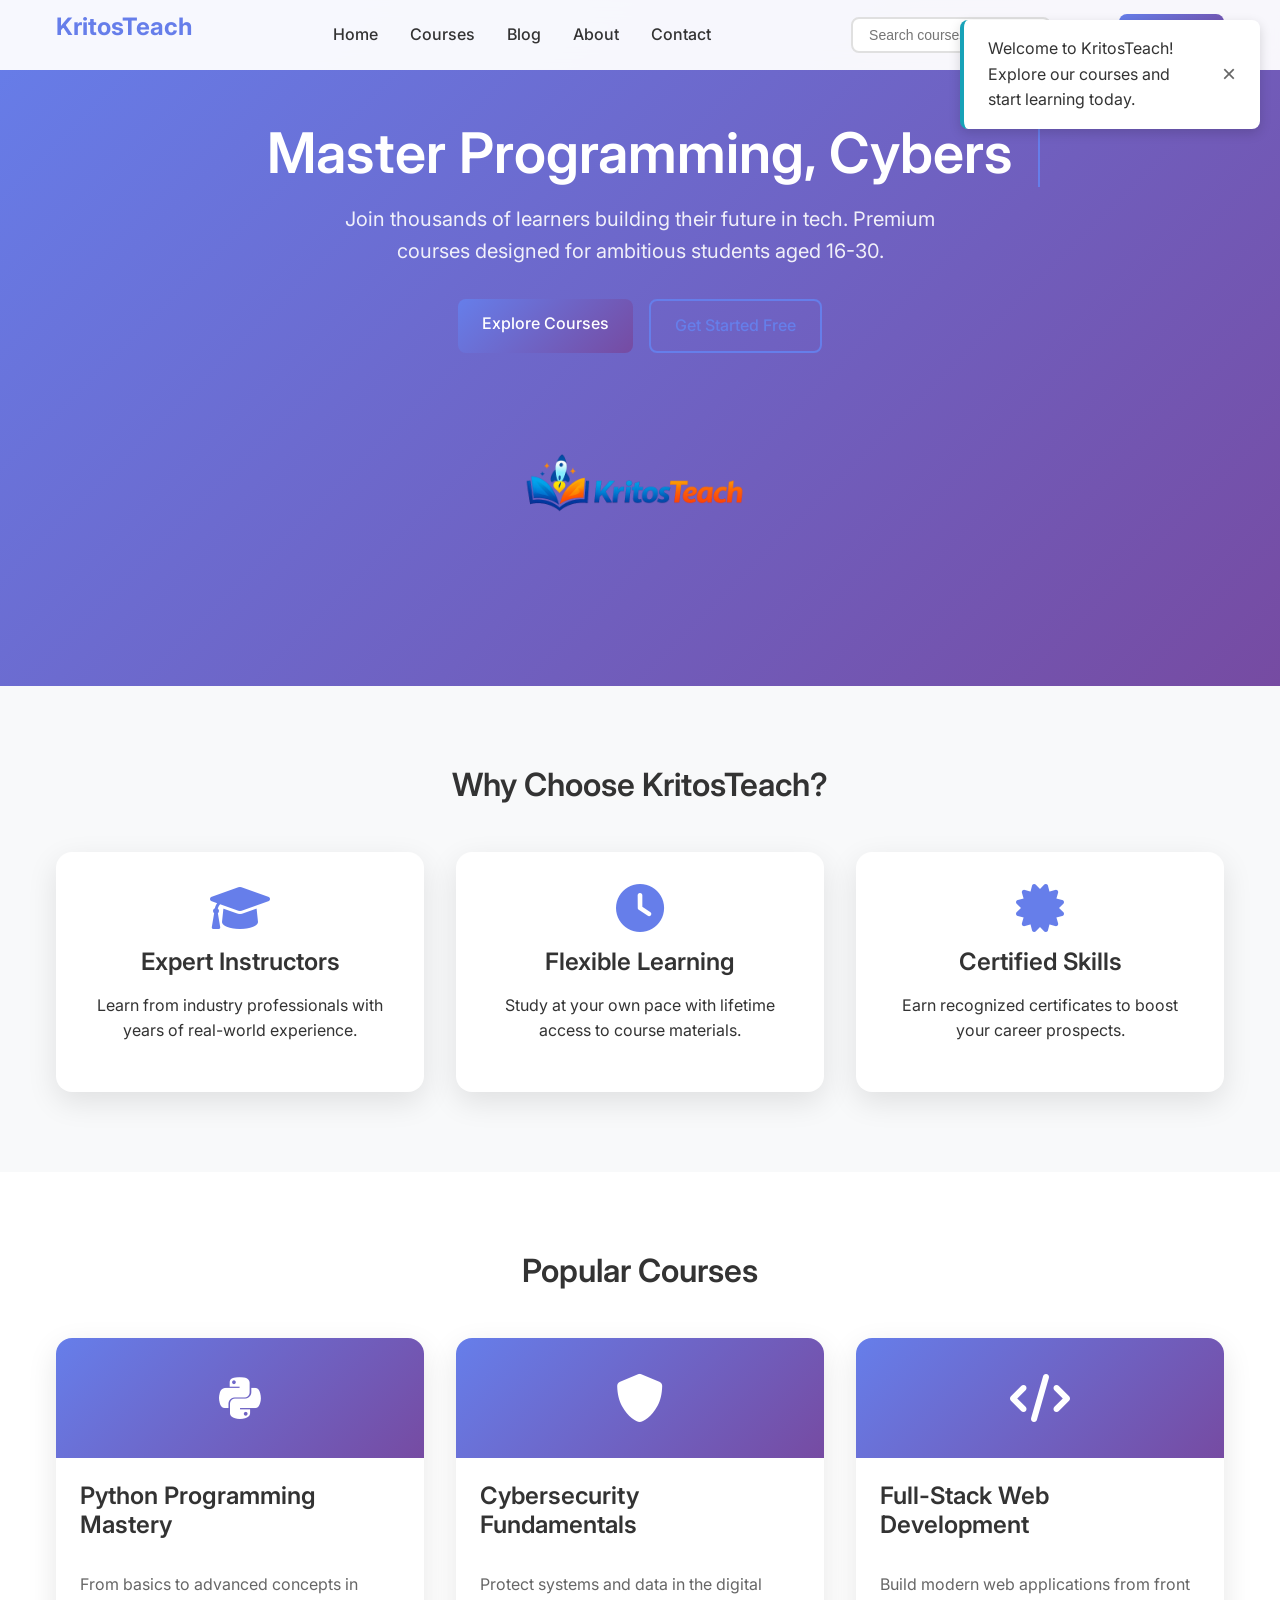
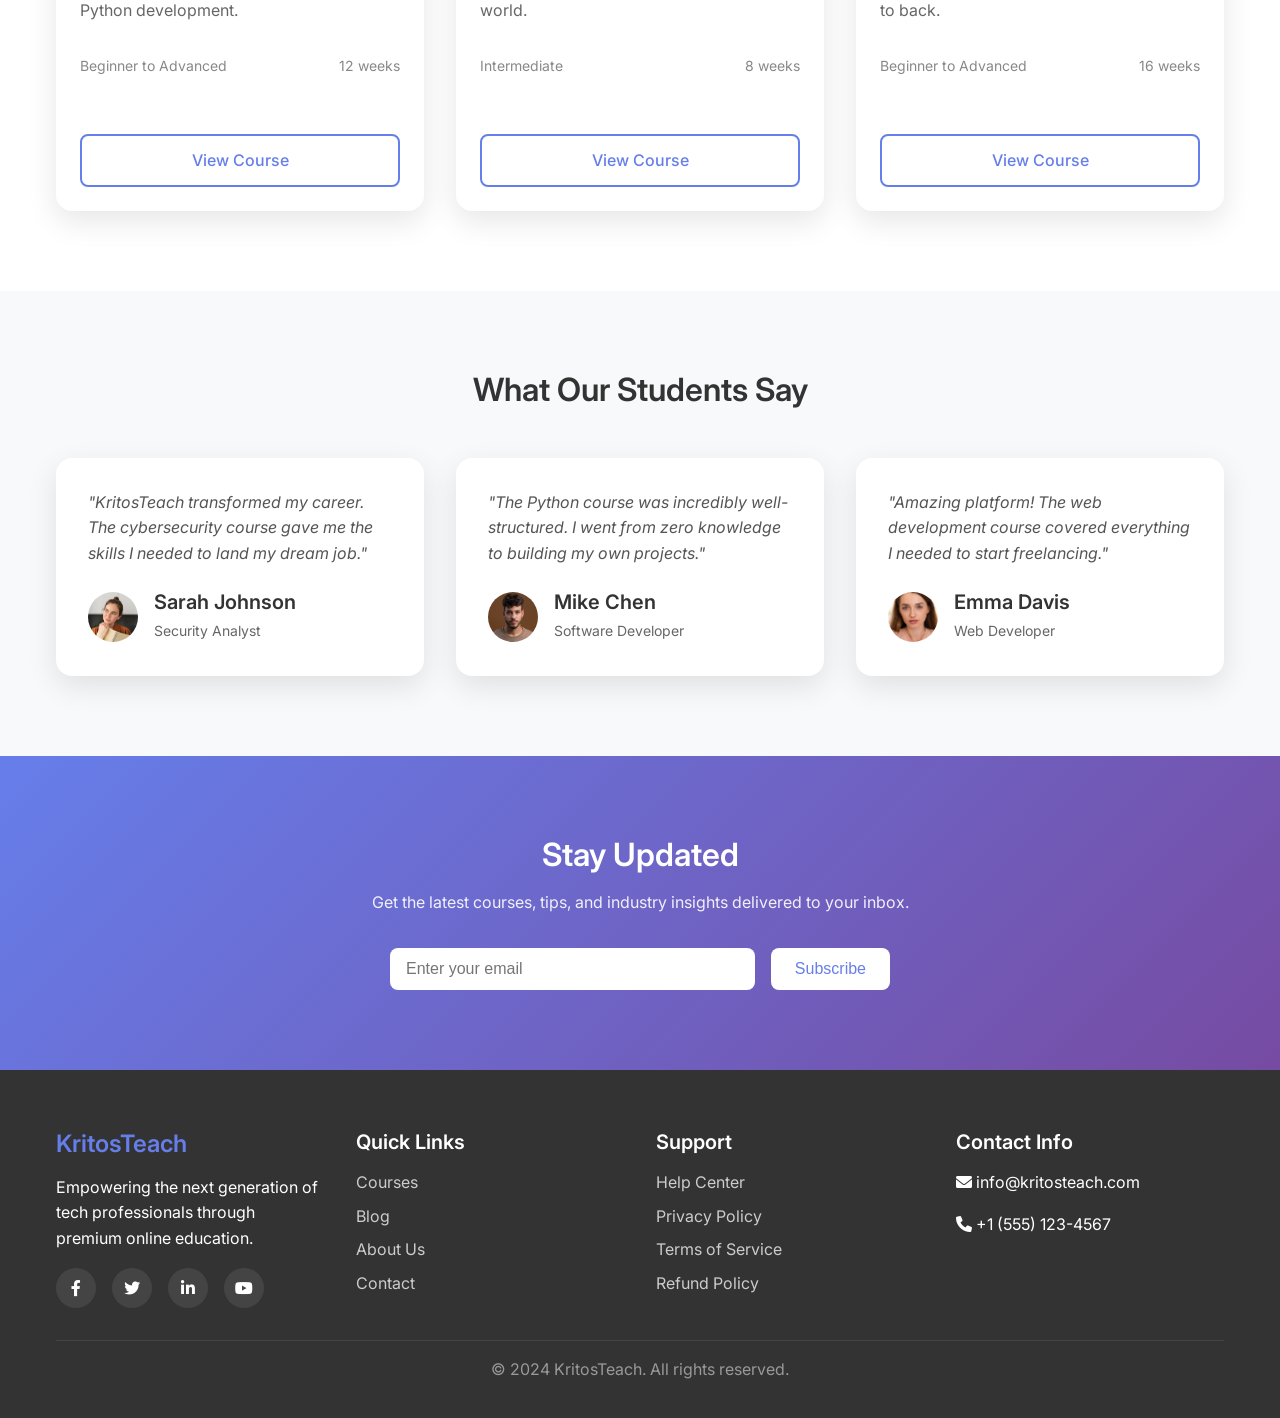
<file: index.html>
<!DOCTYPE html>
<html lang="en">
<head>
    <meta charset="UTF-8">
    <meta name="viewport" content="width=device-width, initial-scale=1.0">
    <title>KritosTeach - Premium Online Learning</title>
    <meta name="description" content="Learn programming, cybersecurity, and web development with KritosTeach. Premium courses for students and self-learners aged 16-30.">
    <link rel="stylesheet" href="css/styles.css">
    <link rel="icon" href="assets/favicon.ico" type="image/x-icon">
    <link rel="preconnect" href="https://fonts.googleapis.com">
    <link rel="preconnect" href="https://fonts.gstatic.com" crossorigin>
    <link href="https://fonts.googleapis.com/css2?family=Inter:wght@300;400;500;600;700&display=swap" rel="stylesheet">
    <link rel="stylesheet" href="https://cdnjs.cloudflare.com/ajax/libs/font-awesome/6.0.0/css/all.min.css">
</head>
<body>
    <header>
        <nav>
            <div class="nav-container">
                <div class="logo">
                    <h1>KritosTeach</h1>
                </div>
                <ul class="nav-menu">
                    <li><a href="index.html">Home</a></li>
                    <li><a href="courses.html">Courses</a></li>
                    <li><a href="blog.html">Blog</a></li>
                    <li><a href="about.html">About</a></li>
                    <li><a href="contact.html">Contact</a></li>
                </ul>
                <div class="nav-actions">
                    <button id="theme-toggle" aria-label="Toggle dark mode">
                        <i class="fas fa-moon"></i>
                    </button>
                    <button class="btn-primary">Sign Up</button>
                </div>
                <div class="hamburger">
                    <span></span>
                    <span></span>
                    <span></span>
                </div>
            </div>
        </nav>
    </header>

    <main>
        <section class="hero">
            <div class="hero-content">
                <h1>Master Programming, Cybersecurity & Web Development</h1>
                <p>Join thousands of learners building their future in tech. Premium courses designed for ambitious students aged 16-30.</p>
                <div class="hero-buttons">
                    <a href="courses.html" class="btn-primary">Explore Courses</a>
                    <a href="#newsletter" class="btn-secondary">Get Started Free</a>
                </div>
            </div>
            <div class="logo-image">
                <img src="assets/logo.png" alt="Students learning online" loading="lazy">
            </div>
        </section>

        <section class="values">
            <div class="container">
                <h2>Why Choose KritosTeach?</h2>
                <div class="values-grid">
                    <div class="value-card">
                        <i class="fas fa-graduation-cap"></i>
                        <h3>Expert Instructors</h3>
                        <p>Learn from industry professionals with years of real-world experience.</p>
                    </div>
                    <div class="value-card">
                        <i class="fas fa-clock"></i>
                        <h3>Flexible Learning</h3>
                        <p>Study at your own pace with lifetime access to course materials.</p>
                    </div>
                    <div class="value-card">
                        <i class="fas fa-certificate"></i>
                        <h3>Certified Skills</h3>
                        <p>Earn recognized certificates to boost your career prospects.</p>
                    </div>
                </div>
            </div>
        </section>

        <section class="popular-courses">
            <div class="container">
                <h2>Popular Courses</h2>
                <div class="courses-grid">
                    <div class="course-card">
                        <div class="course-icon">
                            <i class="fab fa-python"></i>
                        </div>
                        <h3>Python Programming Mastery</h3>
                        <p>From basics to advanced concepts in Python development.</p>
                        <div class="course-meta">
                            <span class="level">Beginner to Advanced</span>
                            <span class="duration">12 weeks</span>
                        </div>
                        <a href="course-details.html" class="btn-secondary">View Course</a>
                    </div>
                    <div class="course-card">
                        <div class="course-icon">
                            <i class="fas fa-shield-alt"></i>
                        </div>
                        <h3>Cybersecurity Fundamentals</h3>
                        <p>Protect systems and data in the digital world.</p>
                        <div class="course-meta">
                            <span class="level">Intermediate</span>
                            <span class="duration">8 weeks</span>
                        </div>
                        <a href="cyber.html" class="btn-secondary">View Course</a>
                    </div>
                    <div class="course-card">
                        <div class="course-icon">
                            <i class="fas fa-code"></i>
                        </div>
                        <h3>Full-Stack Web Development</h3>
                        <p>Build modern web applications from front to back.</p>
                        <div class="course-meta">
                            <span class="level">Beginner to Advanced</span>
                            <span class="duration">16 weeks</span>
                        </div>
                        <a href="fullstack.html" class="btn-secondary">View Course</a>
                    </div>
                </div>
            </div>
        </section>

        <section class="testimonials">
            <div class="container">
                <h2>What Our Students Say</h2>
                <div class="testimonials-grid">
                    <div class="testimonial-card">
                        <div class="testimonial-content">
                            <p>"KritosTeach transformed my career. The cybersecurity course gave me the skills I needed to land my dream job."</p>
                        </div>
                        <div class="testimonial-author">
                            <img src="assets/testimonial1.jpg" alt="Sarah Johnson" loading="lazy">
                            <div>
                                <h4>Sarah Johnson</h4>
                                <span>Security Analyst</span>
                            </div>
                        </div>
                    </div>
                    <div class="testimonial-card">
                        <div class="testimonial-content">
                            <p>"The Python course was incredibly well-structured. I went from zero knowledge to building my own projects."</p>
                        </div>
                        <div class="testimonial-author">
                            <img src="assets/testimonial2.jpg" alt="Mike Chen" loading="lazy">
                            <div>
                                <h4>Mike Chen</h4>
                                <span>Software Developer</span>
                            </div>
                        </div>
                    </div>
                    <div class="testimonial-card">
                        <div class="testimonial-content">
                            <p>"Amazing platform! The web development course covered everything I needed to start freelancing."</p>
                        </div>
                        <div class="testimonial-author">
                            <img src="assets/testimonial3.jpg" alt="Emma Davis" loading="lazy">
                            <div>
                                <h4>Emma Davis</h4>
                                <span>Web Developer</span>
                            </div>
                        </div>
                    </div>
                </div>
            </div>
        </section>

        <section id="newsletter" class="newsletter">
            <div class="container">
                <h2>Stay Updated</h2>
                <p>Get the latest courses, tips, and industry insights delivered to your inbox.</p>
                <form class="newsletter-form">
                    <input type="email" placeholder="Enter your email" required>
                    <button type="submit" class="btn-primary">Subscribe</button>
                </form>
            </div>
        </section>
    </main>

    <footer>
        <div class="container">
            <div class="footer-content">
                <div class="footer-section">
                    <h3>KritosTeach</h3>
                    <p>Empowering the next generation of tech professionals through premium online education.</p>
                    <div class="social-links">
                        <a href="#" aria-label="Facebook"><i class="fab fa-facebook-f"></i></a>
                        <a href="#" aria-label="Twitter"><i class="fab fa-twitter"></i></a>
                        <a href="#" aria-label="LinkedIn"><i class="fab fa-linkedin-in"></i></a>
                        <a href="#" aria-label="YouTube"><i class="fab fa-youtube"></i></a>
                    </div>
                </div>
                <div class="footer-section">
                    <h4>Quick Links</h4>
                    <ul>
                        <li><a href="courses.html">Courses</a></li>
                        <li><a href="blog.html">Blog</a></li>
                        <li><a href="about.html">About Us</a></li>
                        <li><a href="contact.html">Contact</a></li>
                    </ul>
                </div>
                <div class="footer-section">
                    <h4>Support</h4>
                    <ul>
                        <li><a href="#">Help Center</a></li>
                        <li><a href="#">Privacy Policy</a></li>
                        <li><a href="#">Terms of Service</a></li>
                        <li><a href="#">Refund Policy</a></li>
                    </ul>
                </div>
                <div class="footer-section">
                    <h4>Contact Info</h4>
                    <p><i class="fas fa-envelope"></i> info@kritosteach.com</p>
                    <p><i class="fas fa-phone"></i> +1 (555) 123-4567</p>
                </div>
            </div>
            <div class="footer-bottom">
                <p>&copy; 2024 KritosTeach. All rights reserved.</p>
            </div>
        </div>
    </footer>

    <script src="js/scripts.js"></script>
</body>
</html>
</file>
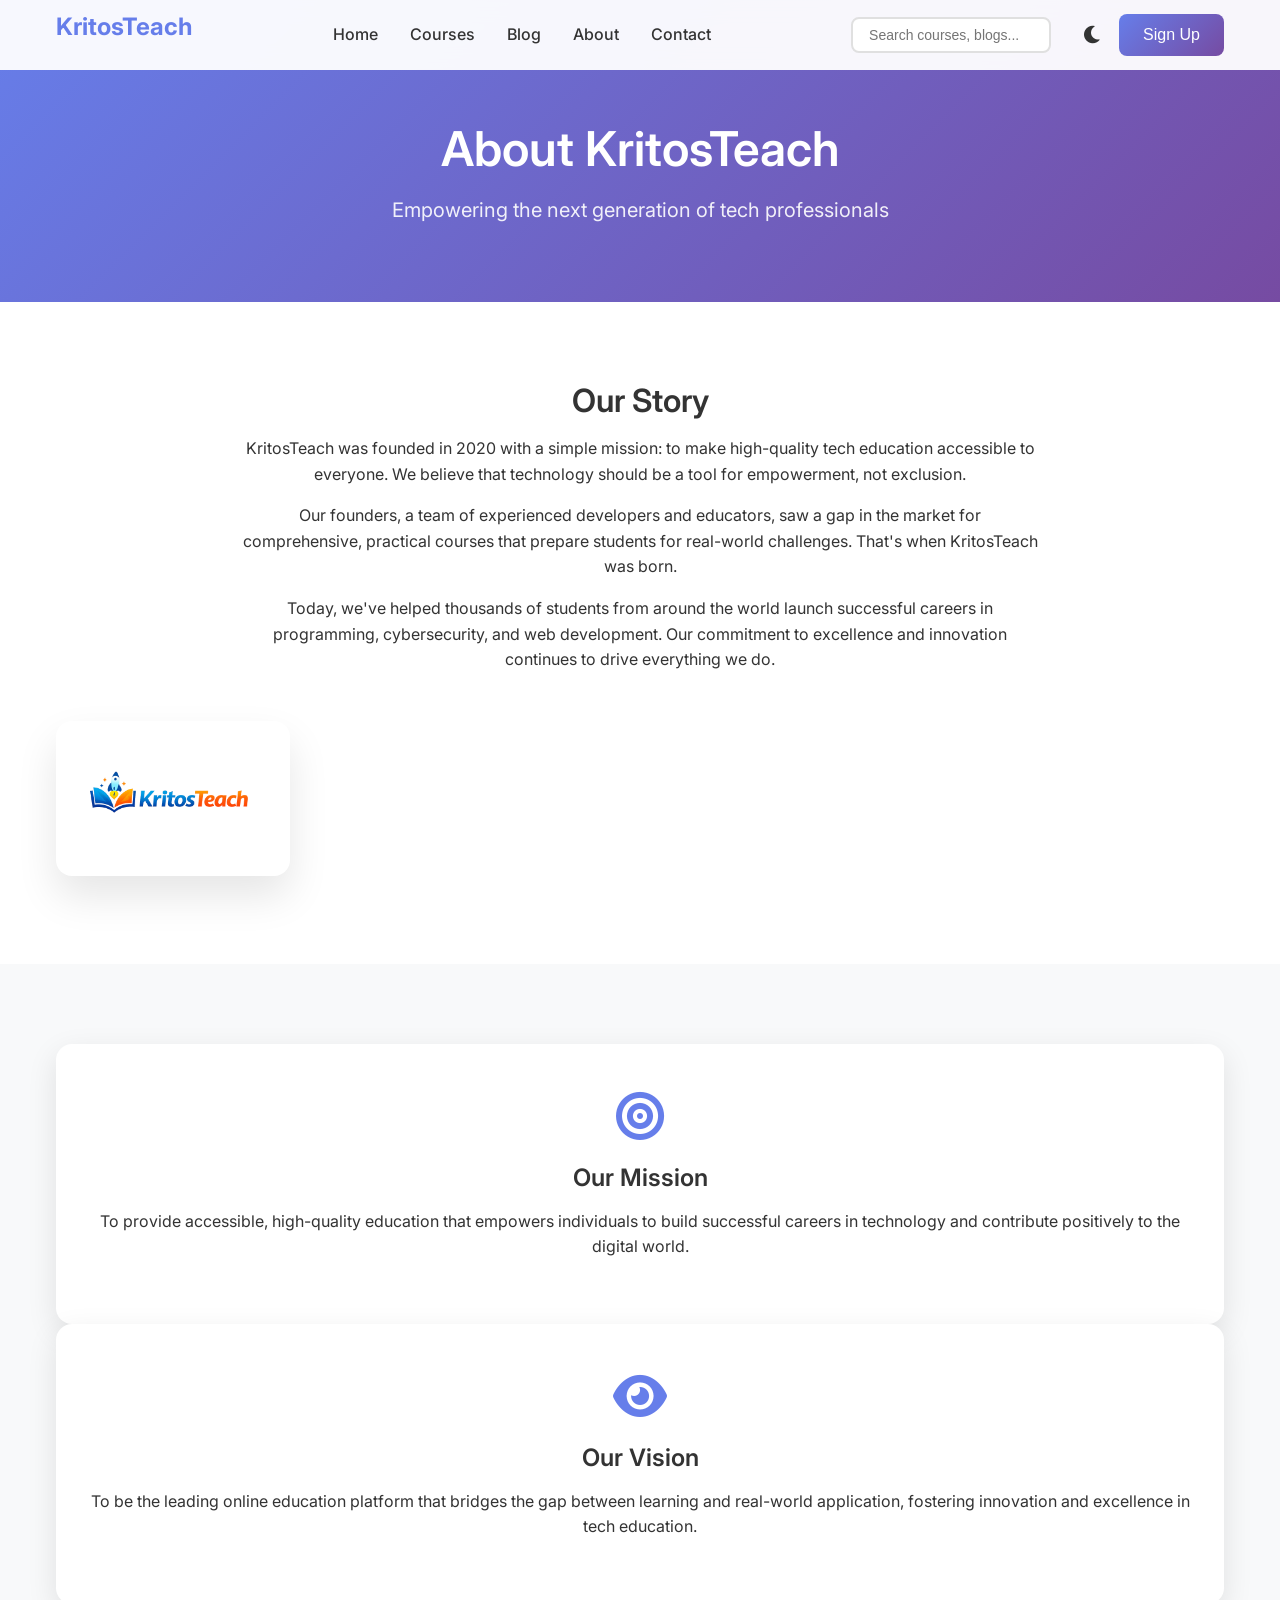
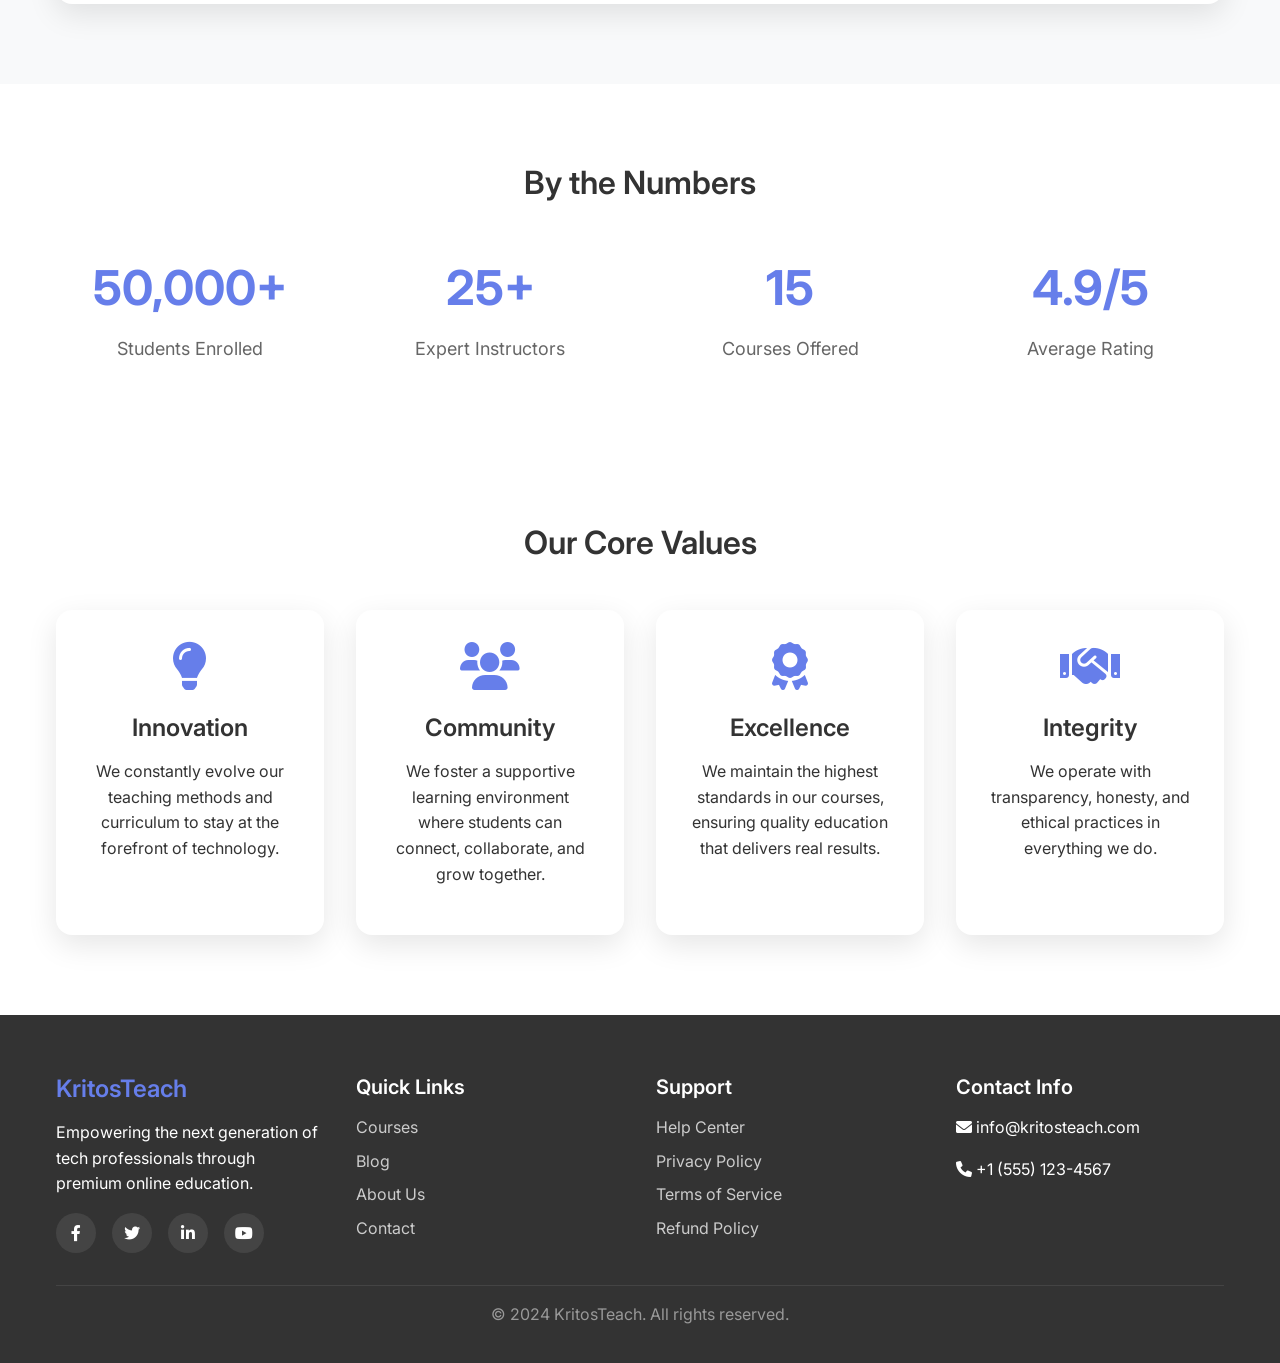
<file: about.html>
<!DOCTYPE html>
<html lang="en">
<head>
    <meta charset="UTF-8">
    <meta name="viewport" content="width=device-width, initial-scale=1.0">
    <title>About Us - KritosTeach</title>
    <meta name="description" content="Learn about KritosTeach's mission to provide premium online education in programming, cybersecurity, and web development.">
    <link rel="stylesheet" href="css/styles.css">
    <link rel="icon" href="assets/favicon.ico" type="image/x-icon">
    <link rel="preconnect" href="https://fonts.googleapis.com">
    <link rel="preconnect" href="https://fonts.gstatic.com" crossorigin>
    <link href="https://fonts.googleapis.com/css2?family=Inter:wght@300;400;500;600;700&display=swap" rel="stylesheet">
    <link rel="stylesheet" href="https://cdnjs.cloudflare.com/ajax/libs/font-awesome/6.0.0/css/all.min.css">
</head>
<body>
    <header>
        <nav>
            <div class="nav-container">
                <div class="logo">
                    <h1>KritosTeach</h1>
                </div>
                <ul class="nav-menu">
                    <li><a href="index.html">Home</a></li>
                    <li><a href="courses.html">Courses</a></li>
                    <li><a href="blog.html">Blog</a></li>
                    <li><a href="about.html">About</a></li>
                    <li><a href="contact.html">Contact</a></li>
                </ul>
                <div class="nav-actions">
                    <button id="theme-toggle" aria-label="Toggle dark mode">
                        <i class="fas fa-moon"></i>
                    </button>
                    <button class="btn-primary">Sign Up</button>
                </div>
                <div class="hamburger">
                    <span></span>
                    <span></span>
                    <span></span>
                </div>
            </div>
        </nav>
    </header>

    <main>
        <section class="page-header">
            <div class="container">
                <h1>About KritosTeach</h1>
                <p>Empowering the next generation of tech professionals</p>
            </div>
        </section>

        <section class="story">
            <div class="container">
                <div class="story-content">
                    <h2>Our Story</h2>
                    <p>KritosTeach was founded in 2020 with a simple mission: to make high-quality tech education accessible to everyone. We believe that technology should be a tool for empowerment, not exclusion.</p>
                    <p>Our founders, a team of experienced developers and educators, saw a gap in the market for comprehensive, practical courses that prepare students for real-world challenges. That's when KritosTeach was born.</p>
                    <p>Today, we've helped thousands of students from around the world launch successful careers in programming, cybersecurity, and web development. Our commitment to excellence and innovation continues to drive everything we do.</p>
                </div>
                <div class="story-image">
                    <img src="assets/logo.png" alt="KritosTeach team working together" loading="lazy">
                </div>
            </div>
        </section>

        <section class="mission-vision">
            <div class="container">
                <div class="mission-card">
                    <i class="fas fa-bullseye"></i>
                    <h3>Our Mission</h3>
                    <p>To provide accessible, high-quality education that empowers individuals to build successful careers in technology and contribute positively to the digital world.</p>
                </div>
                <div class="vision-card">
                    <i class="fas fa-eye"></i>
                    <h3>Our Vision</h3>
                    <p>To be the leading online education platform that bridges the gap between learning and real-world application, fostering innovation and excellence in tech education.</p>
                </div>
            </div>
        </section>

        <section class="stats">
            <div class="container">
                <h2>By the Numbers</h2>
                <div class="stats-grid">
                    <div class="stat-item">
                        <div class="stat-number">50,000+</div>
                        <div class="stat-label">Students Enrolled</div>
                    </div>
                    <div class="stat-item">
                        <div class="stat-number">25+</div>
                        <div class="stat-label">Expert Instructors</div>
                    </div>
                    <div class="stat-item">
                        <div class="stat-number">15</div>
                        <div class="stat-label">Courses Offered</div>
                    </div>
                    <div class="stat-item">
                        <div class="stat-number">4.9/5</div>
                        <div class="stat-label">Average Rating</div>
                    </div>
                </div>
            </div>
        </section>


        <section class="values-section">
            <div class="container">
                <h2>Our Core Values</h2>
                <div class="values-grid">
                    <div class="value-item">
                        <i class="fas fa-lightbulb"></i>
                        <h3>Innovation</h3>
                        <p>We constantly evolve our teaching methods and curriculum to stay at the forefront of technology.</p>
                    </div>
                    <div class="value-item">
                        <i class="fas fa-users"></i>
                        <h3>Community</h3>
                        <p>We foster a supportive learning environment where students can connect, collaborate, and grow together.</p>
                    </div>
                    <div class="value-item">
                        <i class="fas fa-award"></i>
                        <h3>Excellence</h3>
                        <p>We maintain the highest standards in our courses, ensuring quality education that delivers real results.</p>
                    </div>
                    <div class="value-item">
                        <i class="fas fa-handshake"></i>
                        <h3>Integrity</h3>
                        <p>We operate with transparency, honesty, and ethical practices in everything we do.</p>
                    </div>
                </div>
            </div>
        </section>
    </main>

    <footer>
        <div class="container">
            <div class="footer-content">
                <div class="footer-section">
                    <h3>KritosTeach</h3>
                    <p>Empowering the next generation of tech professionals through premium online education.</p>
                    <div class="social-links">
                        <a href="#" aria-label="Facebook"><i class="fab fa-facebook-f"></i></a>
                        <a href="#" aria-label="Twitter"><i class="fab fa-twitter"></i></a>
                        <a href="#" aria-label="LinkedIn"><i class="fab fa-linkedin-in"></i></a>
                        <a href="#" aria-label="YouTube"><i class="fab fa-youtube"></i></a>
                    </div>
                </div>
                <div class="footer-section">
                    <h4>Quick Links</h4>
                    <ul>
                        <li><a href="courses.html">Courses</a></li>
                        <li><a href="blog.html">Blog</a></li>
                        <li><a href="about.html">About Us</a></li>
                        <li><a href="contact.html">Contact</a></li>
                    </ul>
                </div>
                <div class="footer-section">
                    <h4>Support</h4>
                    <ul>
                        <li><a href="#">Help Center</a></li>
                        <li><a href="#">Privacy Policy</a></li>
                        <li><a href="#">Terms of Service</a></li>
                        <li><a href="#">Refund Policy</a></li>
                    </ul>
                </div>
                <div class="footer-section">
                    <h4>Contact Info</h4>
                    <p><i class="fas fa-envelope"></i> info@kritosteach.com</p>
                    <p><i class="fas fa-phone"></i> +1 (555) 123-4567</p>
                </div>
            </div>
            <div class="footer-bottom">
                <p>&copy; 2024 KritosTeach. All rights reserved.</p>
            </div>
        </div>
    </footer>

    <script src="js/scripts.js"></script>
</body>
</html>
</file>
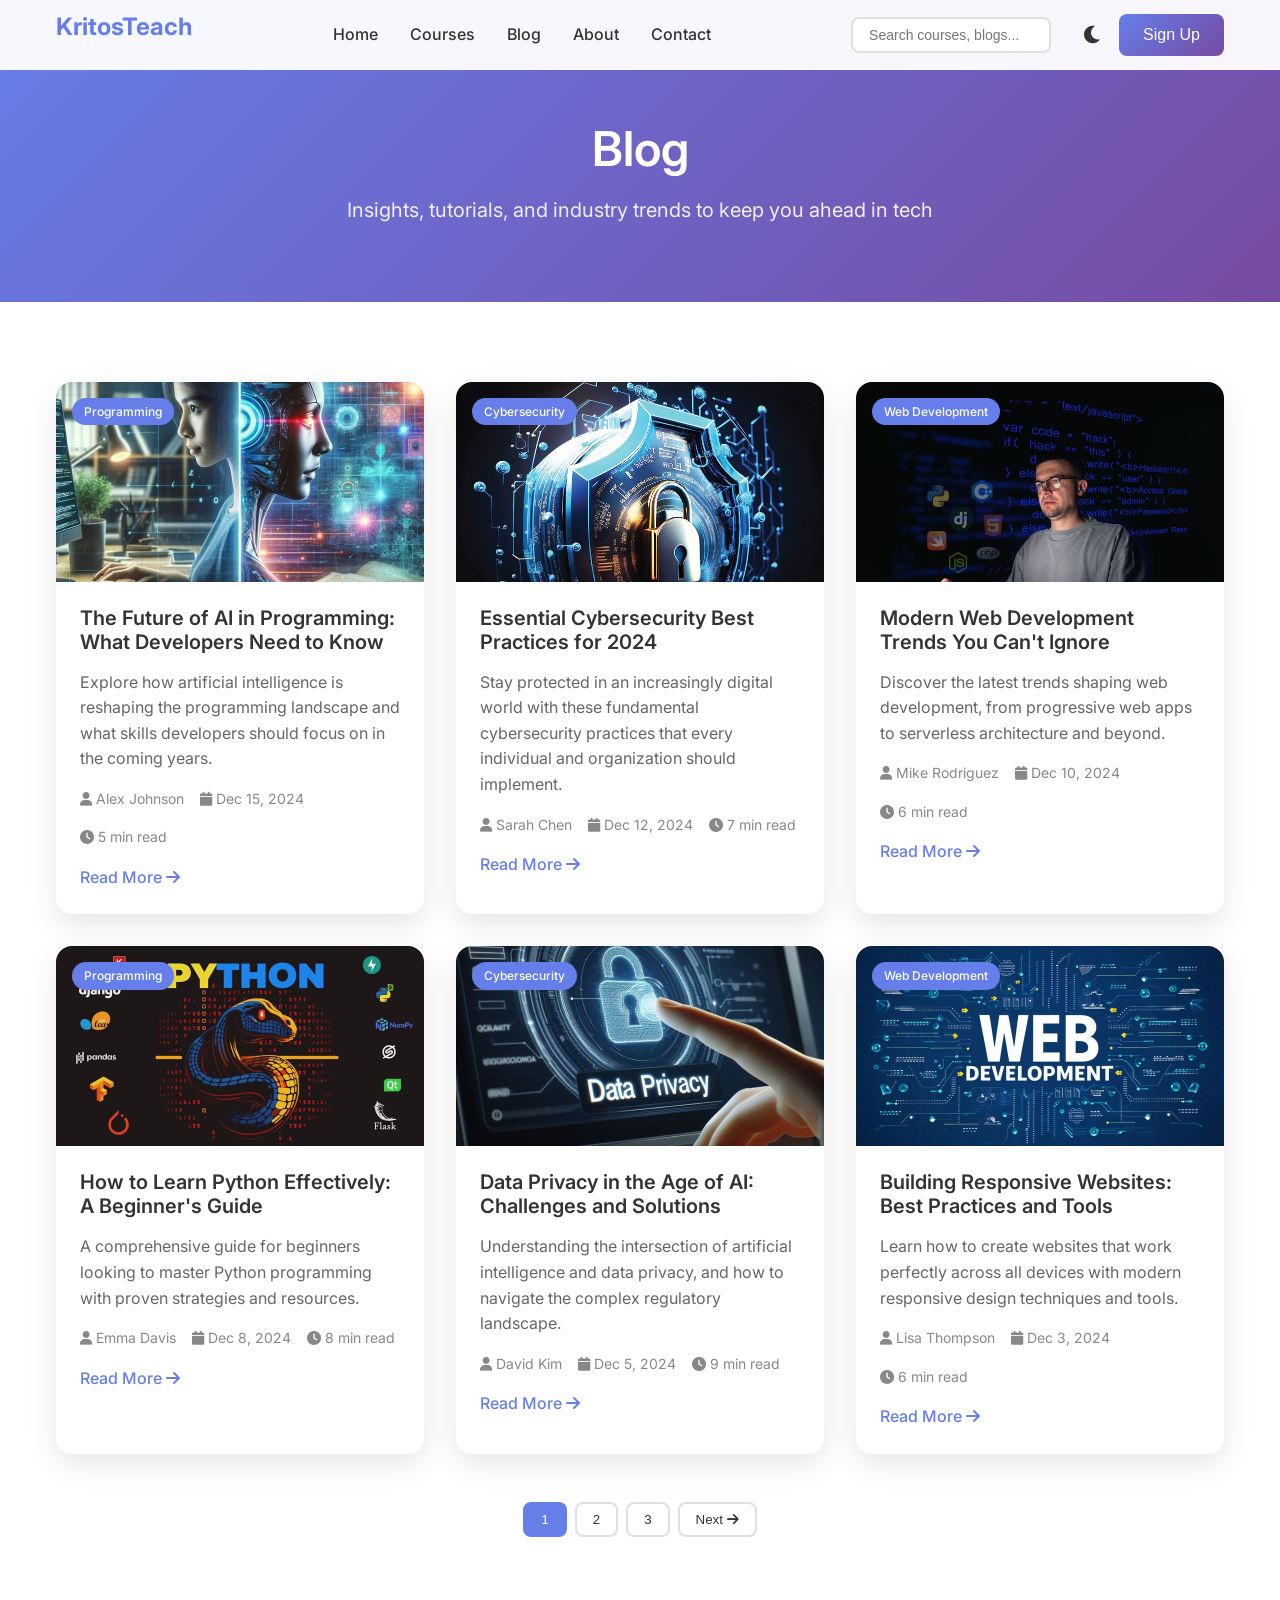
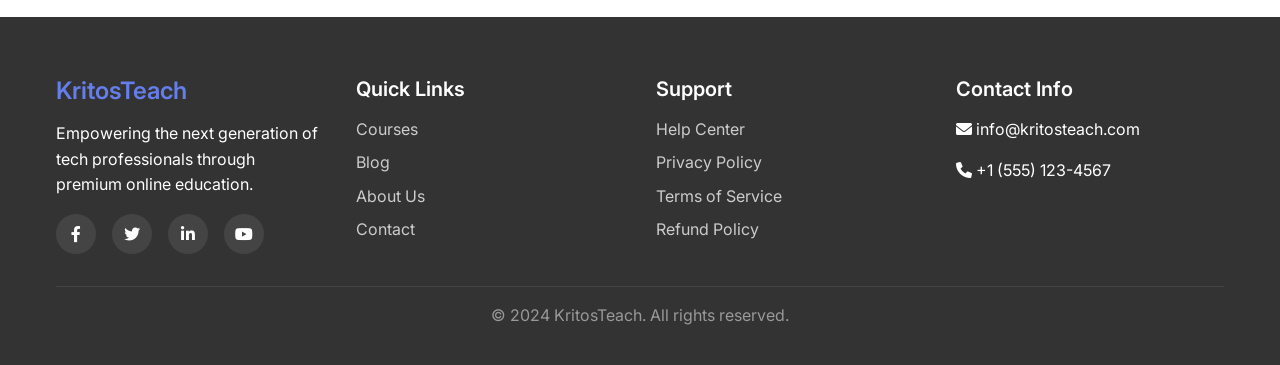
<file: blog.html>
<!DOCTYPE html>
<html lang="en">
<head>
    <meta charset="UTF-8">
    <meta name="viewport" content="width=device-width, initial-scale=1.0">
    <title>Blog - KritosTeach</title>
    <meta name="description" content="Stay updated with the latest in programming, cybersecurity, and web development. Expert insights, tutorials, and industry trends.">
    <link rel="stylesheet" href="css/styles.css">
    <link rel="icon" href="assets/favicon.ico" type="image/x-icon">
    <link rel="preconnect" href="https://fonts.googleapis.com">
    <link rel="preconnect" href="https://fonts.gstatic.com" crossorigin>
    <link href="https://fonts.googleapis.com/css2?family=Inter:wght@300;400;500;600;700&display=swap" rel="stylesheet">
    <link rel="stylesheet" href="https://cdnjs.cloudflare.com/ajax/libs/font-awesome/6.0.0/css/all.min.css">
</head>
<body>
    <header>
        <nav>
            <div class="nav-container">
                <div class="logo">
                    <h1>KritosTeach</h1>
                </div>
                <ul class="nav-menu">
                    <li><a href="index.html">Home</a></li>
                    <li><a href="courses.html">Courses</a></li>
                    <li><a href="blog.html">Blog</a></li>
                    <li><a href="about.html">About</a></li>
                    <li><a href="contact.html">Contact</a></li>
                </ul>
                <div class="nav-actions">
                    <button id="theme-toggle" aria-label="Toggle dark mode">
                        <i class="fas fa-moon"></i>
                    </button>
                    <button class="btn-primary">Sign Up</button>
                </div>
                <div class="hamburger">
                    <span></span>
                    <span></span>
                    <span></span>
                </div>
            </div>
        </nav>
    </header>

    <main>
        <section class="page-header">
            <div class="container">
                <h1>Blog</h1>
                <p>Insights, tutorials, and industry trends to keep you ahead in tech</p>
            </div>
        </section>

        <section class="blog-posts">
            <div class="container">
                <div class="blog-grid">
                    <article class="blog-card">
                        <div class="blog-image">
                            <img src="assets/blog1.jpeg" alt="The Future of AI in Programming" loading="lazy">
                            <span class="category">Programming</span>
                        </div>
                        <div class="blog-content">
                            <h2>The Future of AI in Programming: What Developers Need to Know</h2>
                            <p>Explore how artificial intelligence is reshaping the programming landscape and what skills developers should focus on in the coming years.</p>
                            <div class="blog-meta">
                                <span class="author"><i class="fas fa-user"></i> Alex Johnson</span>
                                <span class="date"><i class="fas fa-calendar"></i> Dec 15, 2024</span>
                                <span class="read-time"><i class="fas fa-clock"></i> 5 min read</span>
                            </div>
                            <a href="#" class="read-more">Read More <i class="fas fa-arrow-right"></i></a>
                        </div>
                    </article>

                    <article class="blog-card">
                        <div class="blog-image">
                            <img src="assets/blog2.jpeg" alt="Cybersecurity Best Practices" loading="lazy">
                            <span class="category">Cybersecurity</span>
                        </div>
                        <div class="blog-content">
                            <h2>Essential Cybersecurity Best Practices for 2024</h2>
                            <p>Stay protected in an increasingly digital world with these fundamental cybersecurity practices that every individual and organization should implement.</p>
                            <div class="blog-meta">
                                <span class="author"><i class="fas fa-user"></i> Sarah Chen</span>
                                <span class="date"><i class="fas fa-calendar"></i> Dec 12, 2024</span>
                                <span class="read-time"><i class="fas fa-clock"></i> 7 min read</span>
                            </div>
                            <a href="#" class="read-more">Read More <i class="fas fa-arrow-right"></i></a>
                        </div>
                    </article>

                    <article class="blog-card">
                        <div class="blog-image">
                            <img src="assets/blog3.jpeg" alt="Modern Web Development Trends" loading="lazy">
                            <span class="category">Web Development</span>
                        </div>
                        <div class="blog-content">
                            <h2>Modern Web Development Trends You Can't Ignore</h2>
                            <p>Discover the latest trends shaping web development, from progressive web apps to serverless architecture and beyond.</p>
                            <div class="blog-meta">
                                <span class="author"><i class="fas fa-user"></i> Mike Rodriguez</span>
                                <span class="date"><i class="fas fa-calendar"></i> Dec 10, 2024</span>
                                <span class="read-time"><i class="fas fa-clock"></i> 6 min read</span>
                            </div>
                            <a href="#" class="read-more">Read More <i class="fas fa-arrow-right"></i></a>
                        </div>
                    </article>

                    <article class="blog-card">
                        <div class="blog-image">
                            <img src="assets/blog4.jpeg" alt="Learning Python Effectively" loading="lazy">
                            <span class="category">Programming</span>
                        </div>
                        <div class="blog-content">
                            <h2>How to Learn Python Effectively: A Beginner's Guide</h2>
                            <p>A comprehensive guide for beginners looking to master Python programming with proven strategies and resources.</p>
                            <div class="blog-meta">
                                <span class="author"><i class="fas fa-user"></i> Emma Davis</span>
                                <span class="date"><i class="fas fa-calendar"></i> Dec 8, 2024</span>
                                <span class="read-time"><i class="fas fa-clock"></i> 8 min read</span>
                            </div>
                            <a href="#" class="read-more">Read More <i class="fas fa-arrow-right"></i></a>
                        </div>
                    </article>

                    <article class="blog-card">
                        <div class="blog-image">
                            <img src="assets/blog5.jpeg" alt="Data Privacy in the Age of AI" loading="lazy">
                            <span class="category">Cybersecurity</span>
                        </div>
                        <div class="blog-content">
                            <h2>Data Privacy in the Age of AI: Challenges and Solutions</h2>
                            <p>Understanding the intersection of artificial intelligence and data privacy, and how to navigate the complex regulatory landscape.</p>
                            <div class="blog-meta">
                                <span class="author"><i class="fas fa-user"></i> David Kim</span>
                                <span class="date"><i class="fas fa-calendar"></i> Dec 5, 2024</span>
                                <span class="read-time"><i class="fas fa-clock"></i> 9 min read</span>
                            </div>
                            <a href="#" class="read-more">Read More <i class="fas fa-arrow-right"></i></a>
                        </div>
                    </article>

                    <article class="blog-card">
                        <div class="blog-image">
                            <img src="assets/blog6.jpeg" alt="Building Responsive Websites" loading="lazy">
                            <span class="category">Web Development</span>
                        </div>
                        <div class="blog-content">
                            <h2>Building Responsive Websites: Best Practices and Tools</h2>
                            <p>Learn how to create websites that work perfectly across all devices with modern responsive design techniques and tools.</p>
                            <div class="blog-meta">
                                <span class="author"><i class="fas fa-user"></i> Lisa Thompson</span>
                                <span class="date"><i class="fas fa-calendar"></i> Dec 3, 2024</span>
                                <span class="read-time"><i class="fas fa-clock"></i> 6 min read</span>
                            </div>
                            <a href="#" class="read-more">Read More <i class="fas fa-arrow-right"></i></a>
                        </div>
                    </article>
                </div>

                <div class="pagination">
                    <button class="page-btn active">1</button>
                    <button class="page-btn">2</button>
                    <button class="page-btn">3</button>
                    <button class="page-btn next">Next <i class="fas fa-arrow-right"></i></button>
                </div>
            </div>
        </section>
    </main>

    <footer>
        <div class="container">
            <div class="footer-content">
                <div class="footer-section">
                    <h3>KritosTeach</h3>
                    <p>Empowering the next generation of tech professionals through premium online education.</p>
                    <div class="social-links">
                        <a href="#" aria-label="Facebook"><i class="fab fa-facebook-f"></i></a>
                        <a href="#" aria-label="Twitter"><i class="fab fa-twitter"></i></a>
                        <a href="#" aria-label="LinkedIn"><i class="fab fa-linkedin-in"></i></a>
                        <a href="#" aria-label="YouTube"><i class="fab fa-youtube"></i></a>
                    </div>
                </div>
                <div class="footer-section">
                    <h4>Quick Links</h4>
                    <ul>
                        <li><a href="courses.html">Courses</a></li>
                        <li><a href="blog.html">Blog</a></li>
                        <li><a href="about.html">About Us</a></li>
                        <li><a href="contact.html">Contact</a></li>
                    </ul>
                </div>
                <div class="footer-section">
                    <h4>Support</h4>
                    <ul>
                        <li><a href="#">Help Center</a></li>
                        <li><a href="#">Privacy Policy</a></li>
                        <li><a href="#">Terms of Service</a></li>
                        <li><a href="#">Refund Policy</a></li>
                    </ul>
                </div>
                <div class="footer-section">
                    <h4>Contact Info</h4>
                    <p><i class="fas fa-envelope"></i> info@kritosteach.com</p>
                    <p><i class="fas fa-phone"></i> +1 (555) 123-4567</p>
                </div>
            </div>
            <div class="footer-bottom">
                <p>&copy; 2024 KritosTeach. All rights reserved.</p>
            </div>
        </div>
    </footer>

    <script src="js/scripts.js"></script>
</body>
</html>
</file>
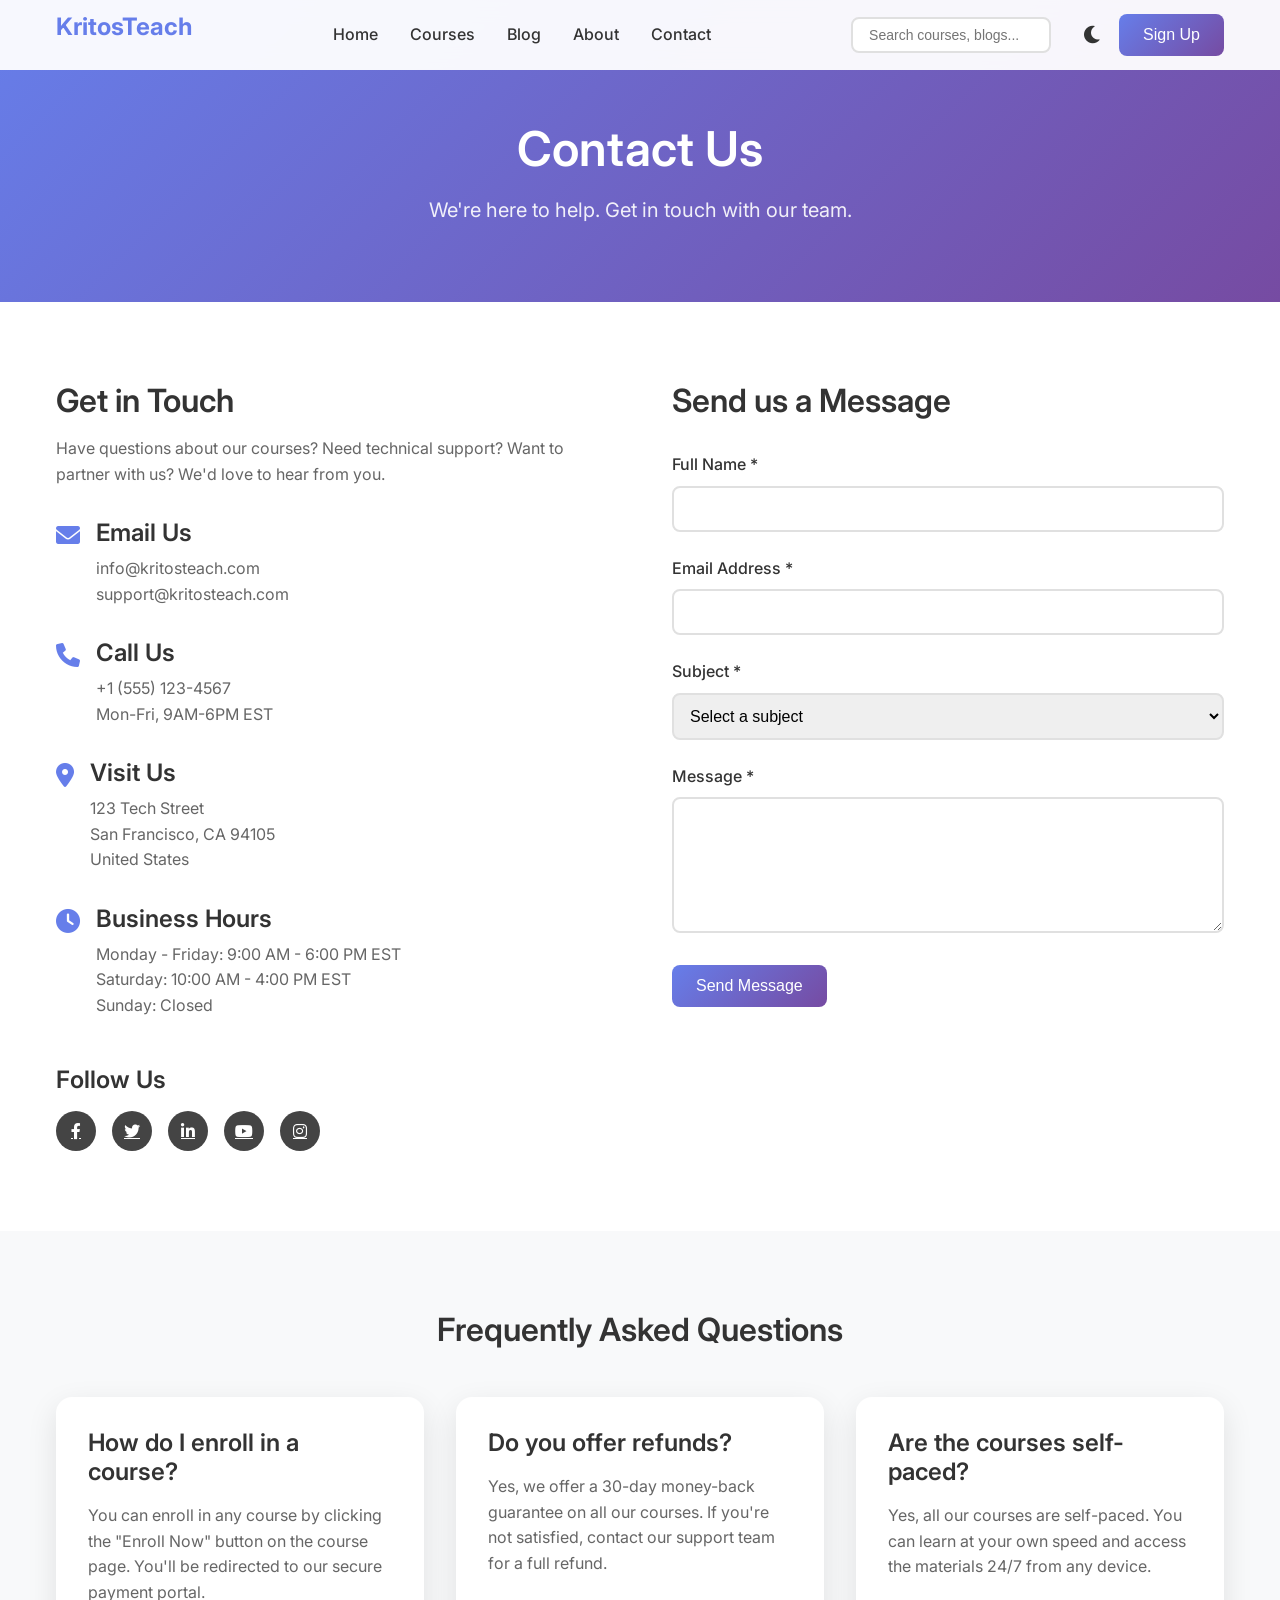
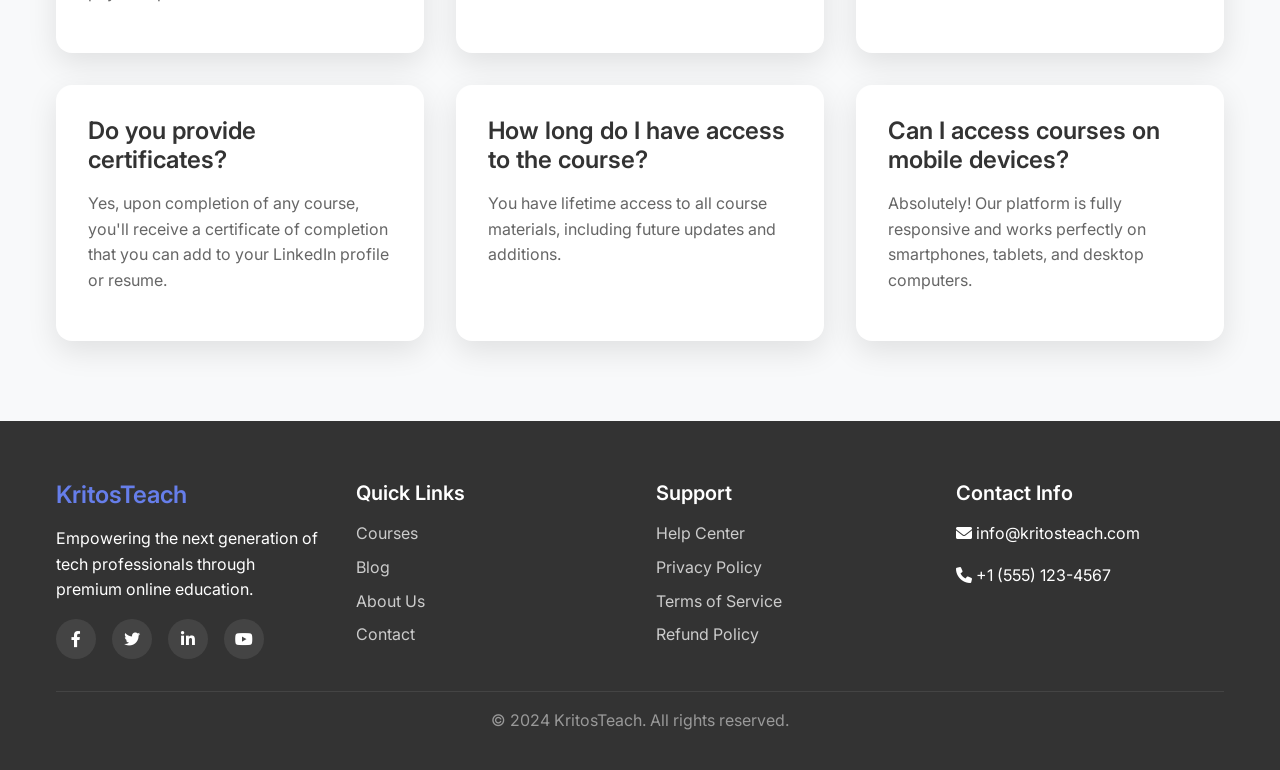
<file: contact.html>
<!DOCTYPE html>
<html lang="en">
<head>
    <meta charset="UTF-8">
    <meta name="viewport" content="width=device-width, initial-scale=1.0">
    <title>Contact Us - KritosTeach</title>
    <meta name="description" content="Get in touch with KritosTeach. Have questions about our courses? Need support? We're here to help.">
    <link rel="stylesheet" href="css/styles.css">
    <link rel="icon" href="assets/favicon.ico" type="image/x-icon">
    <link rel="preconnect" href="https://fonts.googleapis.com">
    <link rel="preconnect" href="https://fonts.gstatic.com" crossorigin>
    <link href="https://fonts.googleapis.com/css2?family=Inter:wght@300;400;500;600;700&display=swap" rel="stylesheet">
    <link rel="stylesheet" href="https://cdnjs.cloudflare.com/ajax/libs/font-awesome/6.0.0/css/all.min.css">
</head>
<body>
    <header>
        <nav>
            <div class="nav-container">
                <div class="logo">
                    <h1>KritosTeach</h1>
                </div>
                <ul class="nav-menu">
                    <li><a href="index.html">Home</a></li>
                    <li><a href="courses.html">Courses</a></li>
                    <li><a href="blog.html">Blog</a></li>
                    <li><a href="about.html">About</a></li>
                    <li><a href="contact.html">Contact</a></li>
                </ul>
                <div class="nav-actions">
                    <button id="theme-toggle" aria-label="Toggle dark mode">
                        <i class="fas fa-moon"></i>
                    </button>
                    <button class="btn-primary">Sign Up</button>
                </div>
                <div class="hamburger">
                    <span></span>
                    <span></span>
                    <span></span>
                </div>
            </div>
        </nav>
    </header>

    <main>
        <section class="page-header">
            <div class="container">
                <h1>Contact Us</h1>
                <p>We're here to help. Get in touch with our team.</p>
            </div>
        </section>

        <section class="contact-content">
            <div class="container">
                <div class="contact-grid">
                    <div class="contact-info">
                        <h2>Get in Touch</h2>
                        <p>Have questions about our courses? Need technical support? Want to partner with us? We'd love to hear from you.</p>

                        <div class="contact-methods">
                            <div class="contact-method">
                                <i class="fas fa-envelope"></i>
                                <div>
                                    <h3>Email Us</h3>
                                    <p>info@kritosteach.com</p>
                                    <p>support@kritosteach.com</p>
                                </div>
                            </div>
                            <div class="contact-method">
                                <i class="fas fa-phone"></i>
                                <div>
                                    <h3>Call Us</h3>
                                    <p>+1 (555) 123-4567</p>
                                    <p>Mon-Fri, 9AM-6PM EST</p>
                                </div>
                            </div>
                            <div class="contact-method">
                                <i class="fas fa-map-marker-alt"></i>
                                <div>
                                    <h3>Visit Us</h3>
                                    <p>123 Tech Street<br>San Francisco, CA 94105<br>United States</p>
                                </div>
                            </div>
                            <div class="contact-method">
                                <i class="fas fa-clock"></i>
                                <div>
                                    <h3>Business Hours</h3>
                                    <p>Monday - Friday: 9:00 AM - 6:00 PM EST</p>
                                    <p>Saturday: 10:00 AM - 4:00 PM EST</p>
                                    <p>Sunday: Closed</p>
                                </div>
                            </div>
                        </div>

                        <div class="social-contact">
                            <h3>Follow Us</h3>
                            <div class="social-links">
                                <a href="#" aria-label="Facebook"><i class="fab fa-facebook-f"></i></a>
                                <a href="#" aria-label="Twitter"><i class="fab fa-twitter"></i></a>
                                <a href="#" aria-label="LinkedIn"><i class="fab fa-linkedin-in"></i></a>
                                <a href="#" aria-label="YouTube"><i class="fab fa-youtube"></i></a>
                                <a href="#" aria-label="Instagram"><i class="fab fa-instagram"></i></a>
                            </div>
                        </div>
                    </div>

                    <div class="contact-form">
                        <h2>Send us a Message</h2>
                        <form id="contactForm">
                            <div class="form-group">
                                <label for="name">Full Name *</label>
                                <input type="text" id="name" name="name" required>
                            </div>
                            <div class="form-group">
                                <label for="email">Email Address *</label>
                                <input type="email" id="email" name="email" required>
                            </div>
                            <div class="form-group">
                                <label for="subject">Subject *</label>
                                <select id="subject" name="subject" required>
                                    <option value="">Select a subject</option>
                                    <option value="course-inquiry">Course Inquiry</option>
                                    <option value="technical-support">Technical Support</option>
                                    <option value="billing">Billing & Payments</option>
                                    <option value="partnership">Partnership Opportunities</option>
                                    <option value="feedback">Feedback</option>
                                    <option value="other">Other</option>
                                </select>
                            </div>
                            <div class="form-group">
                                <label for="message">Message *</label>
                                <textarea id="message" name="message" rows="6" required></textarea>
                            </div>
                            <button type="submit" class="btn-primary">Send Message</button>
                        </form>
                    </div>
                </div>
            </div>
        </section>

        <section class="faq">
            <div class="container">
                <h2>Frequently Asked Questions</h2>
                <div class="faq-grid">
                    <div class="faq-item">
                        <h3>How do I enroll in a course?</h3>
                        <p>You can enroll in any course by clicking the "Enroll Now" button on the course page. You'll be redirected to our secure payment portal.</p>
                    </div>
                    <div class="faq-item">
                        <h3>Do you offer refunds?</h3>
                        <p>Yes, we offer a 30-day money-back guarantee on all our courses. If you're not satisfied, contact our support team for a full refund.</p>
                    </div>
                    <div class="faq-item">
                        <h3>Are the courses self-paced?</h3>
                        <p>Yes, all our courses are self-paced. You can learn at your own speed and access the materials 24/7 from any device.</p>
                    </div>
                    <div class="faq-item">
                        <h3>Do you provide certificates?</h3>
                        <p>Yes, upon completion of any course, you'll receive a certificate of completion that you can add to your LinkedIn profile or resume.</p>
                    </div>
                    <div class="faq-item">
                        <h3>How long do I have access to the course?</h3>
                        <p>You have lifetime access to all course materials, including future updates and additions.</p>
                    </div>
                    <div class="faq-item">
                        <h3>Can I access courses on mobile devices?</h3>
                        <p>Absolutely! Our platform is fully responsive and works perfectly on smartphones, tablets, and desktop computers.</p>
                    </div>
                </div>
            </div>
        </section>
    </main>

    <footer>
        <div class="container">
            <div class="footer-content">
                <div class="footer-section">
                    <h3>KritosTeach</h3>
                    <p>Empowering the next generation of tech professionals through premium online education.</p>
                    <div class="social-links">
                        <a href="#" aria-label="Facebook"><i class="fab fa-facebook-f"></i></a>
                        <a href="#" aria-label="Twitter"><i class="fab fa-twitter"></i></a>
                        <a href="#" aria-label="LinkedIn"><i class="fab fa-linkedin-in"></i></a>
                        <a href="#" aria-label="YouTube"><i class="fab fa-youtube"></i></a>
                    </div>
                </div>
                <div class="footer-section">
                    <h4>Quick Links</h4>
                    <ul>
                        <li><a href="courses.html">Courses</a></li>
                        <li><a href="blog.html">Blog</a></li>
                        <li><a href="about.html">About Us</a></li>
                        <li><a href="contact.html">Contact</a></li>
                    </ul>
                </div>
                <div class="footer-section">
                    <h4>Support</h4>
                    <ul>
                        <li><a href="#">Help Center</a></li>
                        <li><a href="#">Privacy Policy</a></li>
                        <li><a href="#">Terms of Service</a></li>
                        <li><a href="#">Refund Policy</a></li>
                    </ul>
                </div>
                <div class="footer-section">
                    <h4>Contact Info</h4>
                    <p><i class="fas fa-envelope"></i> info@kritosteach.com</p>
                    <p><i class="fas fa-phone"></i> +1 (555) 123-4567</p>
                </div>
            </div>
            <div class="footer-bottom">
                <p>&copy; 2024 KritosTeach. All rights reserved.</p>
            </div>
        </div>
    </footer>

    <script src="js/scripts.js"></script>
</body>
</html>
</file>
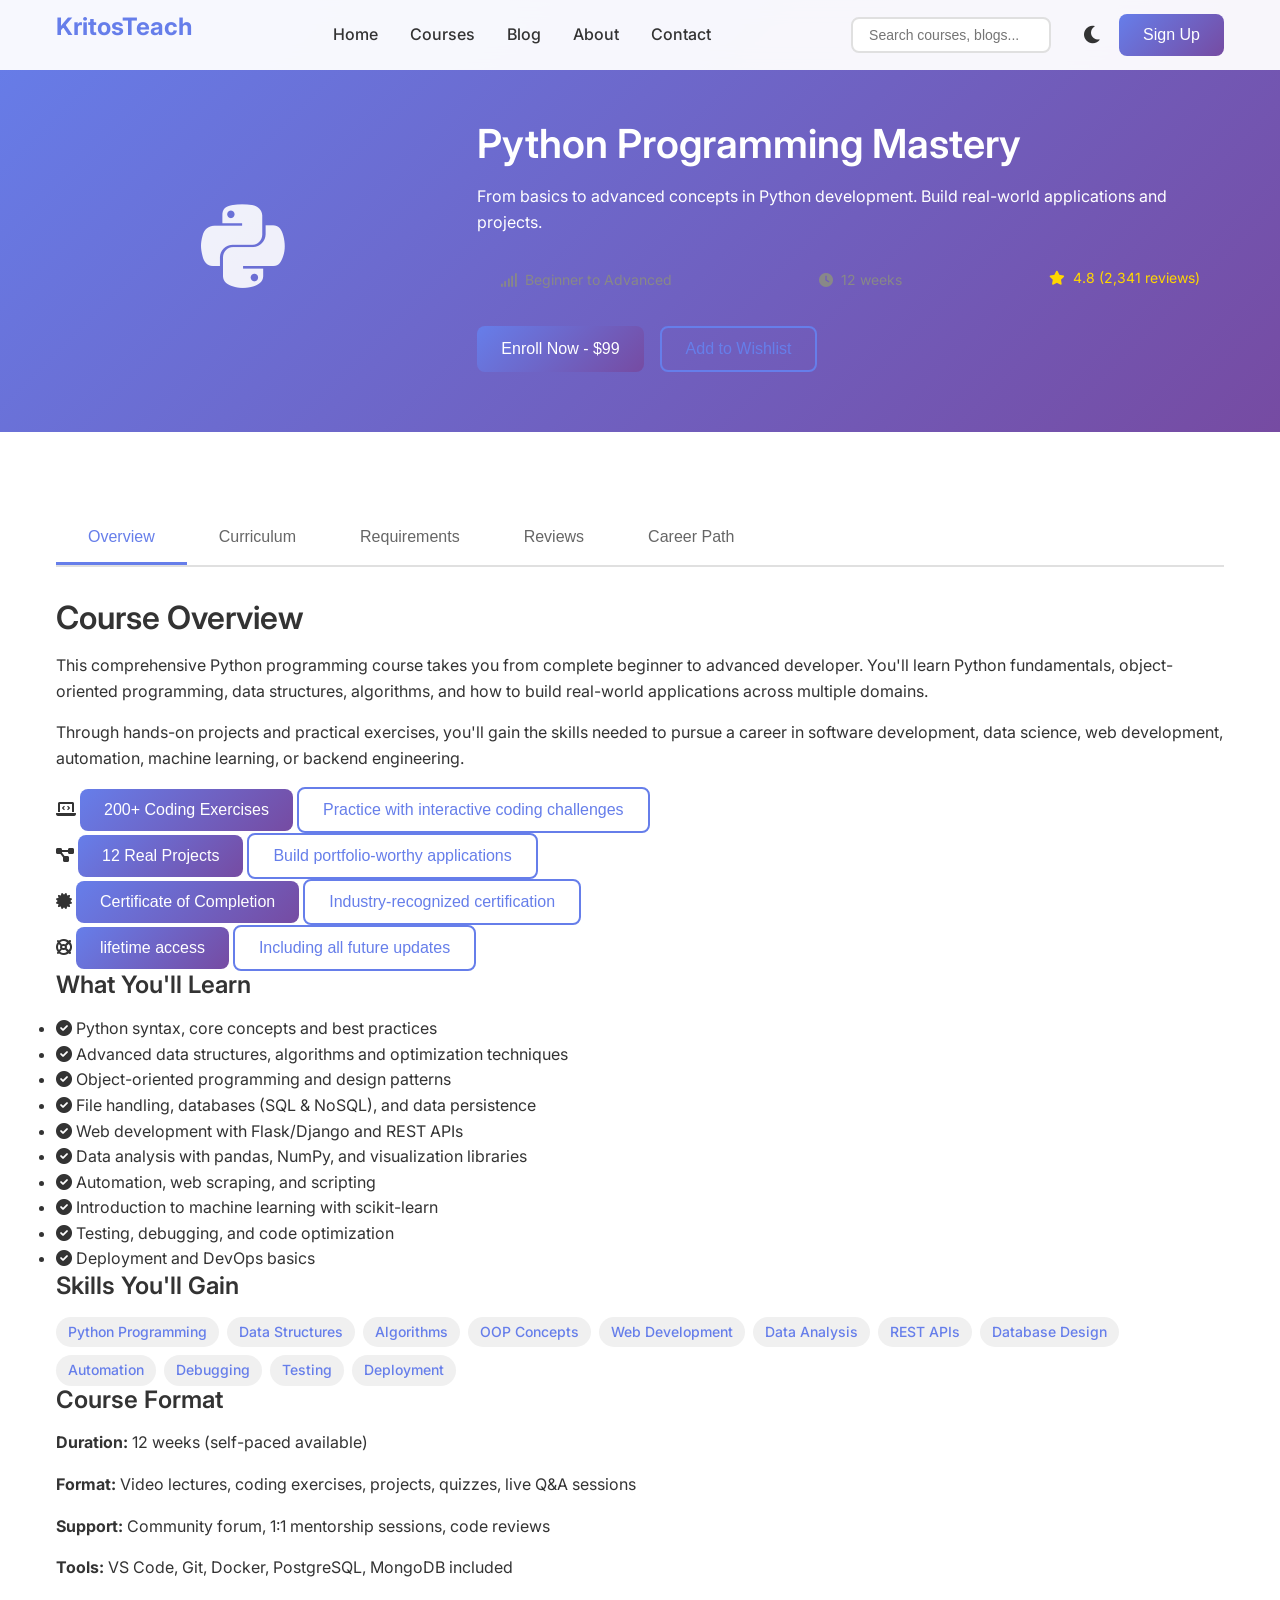
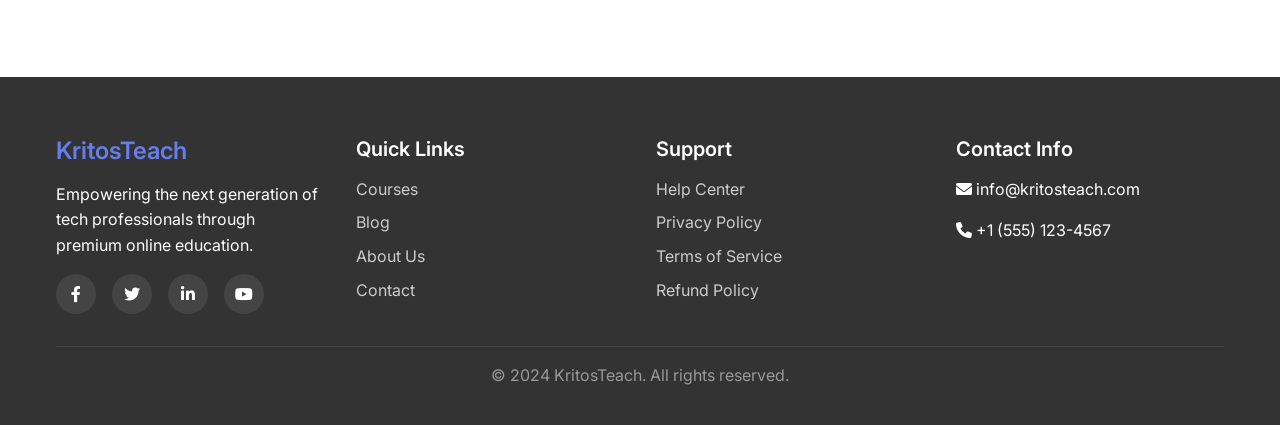
<file: course-details.html>
<!DOCTYPE html>
<html lang="en">
<head>
    <meta charset="UTF-8">
    <meta name="viewport" content="width=device-width, initial-scale=1.0">
    <title>Python Programming Mastery - KritosTeach</title>
    <meta name="description" content="Master Python programming from basics to advanced concepts. Build real-world projects and advance your career.">
    <link rel="stylesheet" href="css/styles.css">
    <link rel="icon" href="assets/favicon.ico" type="image/x-icon">
    <link rel="preconnect" href="https://fonts.googleapis.com">
    <link rel="preconnect" href="https://fonts.gstatic.com" crossorigin>
    <link href="https://fonts.googleapis.com/css2?family=Inter:wght@300;400;500;600;700&display=swap" rel="stylesheet">
    <link rel="stylesheet" href="https://cdnjs.cloudflare.com/ajax/libs/font-awesome/6.0.0/css/all.min.css">
</head>
<body>
    <header>
        <nav>
            <div class="nav-container">
                <div class="logo">
                    <h1>KritosTeach</h1>
                </div>
                <ul class="nav-menu">
                    <li><a href="index.html">Home</a></li>
                    <li><a href="courses.html">Courses</a></li>
                    <li><a href="blog.html">Blog</a></li>
                    <li><a href="about.html">About</a></li>
                    <li><a href="contact.html">Contact</a></li>
                </ul>
                <div class="nav-actions">
                    <button id="theme-toggle" aria-label="Toggle dark mode">
                        <i class="fas fa-moon"></i>
                    </button>
                    <button class="btn-primary">Sign Up</button>
                </div>
                <div class="hamburger">
                    <span></span>
                    <span></span>
                    <span></span>
                </div>
            </div>
        </nav>
    </header>

    <main>
        <section class="course-header">
            <div class="container">
                <div class="course-info">
                    <div class="course-icon-large">
                        <i class="fab fa-python"></i>
                    </div>
                    <div class="course-details">
                        <h1>Python Programming Mastery</h1>
                        <p>From basics to advanced concepts in Python development. Build real-world applications and projects.</p>
                        <div class="course-meta">
                            <span class="level"><i class="fas fa-signal"></i> Beginner to Advanced</span>
                            <span class="duration"><i class="fas fa-clock"></i> 12 weeks</span>
                            <span class="rating"><i class="fas fa-star"></i> 4.8 (2,341 reviews)</span>
                        </div>
                        <div class="course-actions">
                            <button class="btn-primary">Enroll Now - $99</button>
                            <button class="btn-secondary">Add to Wishlist</button>
                        </div>
                    </div>
                </div>
            </div>
        </section>

       <section class="course-content">
    <div class="container">
        <div class="tabs">
            <button class="tab-button active" data-tab="overview">Overview</button>
            <button class="tab-button" data-tab="curriculum">Curriculum</button>
            <button class="tab-button" data-tab="requirements">Requirements</button>
            <button class="tab-button" data-tab="reviews">Reviews</button>
            <button class="tab-button" data-tab="career">Career Path</button>
        </div>

        <div id="overview" class="tab-content active">
            <h2>Course Overview</h2>
            <p>This comprehensive Python programming course takes you from complete beginner to advanced developer. You'll learn Python fundamentals, object-oriented programming, data structures, algorithms, and how to build real-world applications across multiple domains.</p>
            <p>Through hands-on projects and practical exercises, you'll gain the skills needed to pursue a career in software development, data science, web development, automation, machine learning, or backend engineering.</p>
            
            <div class="course-features">
                <div class="feature">
                    <i class="fas fa-laptop-code"></i>
                    <button class="btn-primary">200+ Coding Exercises</button>
                    <button class="btn-secondary">Practice with interactive coding challenges</button>
                </div>
                <div class="feature">
                    <i class="fas fa-project-diagram"></i>
                    <button class="btn-primary">12 Real Projects</button>
                    <button class="btn-secondary">Build portfolio-worthy applications</button>
                </div>
                <div class="feature">
                    <i class="fas fa-certificate"></i>
                    <button class="btn-primary">Certificate of Completion</button>
                    <button class="btn-secondary">Industry-recognized certification</button>
                </div>
                <div class="feature">
                    <i class="fas fa-life-ring"></i>
                    <button class="btn-primary">lifetime access</button>
                    <button class="btn-secondary">Including all future updates</button>
                </div>
            </div>
            
            <h3>What You'll Learn</h3>
            <ul class="learning-list">
                <li><i class="fas fa-check-circle"></i> Python syntax, core concepts and best practices</li>
                <li><i class="fas fa-check-circle"></i> Advanced data structures, algorithms and optimization techniques</li>
                <li><i class="fas fa-check-circle"></i> Object-oriented programming and design patterns</li>
                <li><i class="fas fa-check-circle"></i> File handling, databases (SQL & NoSQL), and data persistence</li>
                <li><i class="fas fa-check-circle"></i> Web development with Flask/Django and REST APIs</li>
                <li><i class="fas fa-check-circle"></i> Data analysis with pandas, NumPy, and visualization libraries</li>
                <li><i class="fas fa-check-circle"></i> Automation, web scraping, and scripting</li>
                <li><i class="fas fa-check-circle"></i> Introduction to machine learning with scikit-learn</li>
                <li><i class="fas fa-check-circle"></i> Testing, debugging, and code optimization</li>
                <li><i class="fas fa-check-circle"></i> Deployment and DevOps basics</li>
            </ul>
            
            <h3>Skills You'll Gain</h3>
            <div class="skills">
                <span class="skill-tag">Python Programming</span>
                <span class="skill-tag">Data Structures</span>
                <span class="skill-tag">Algorithms</span>
                <span class="skill-tag">OOP Concepts</span>
                <span class="skill-tag">Web Development</span>
                <span class="skill-tag">Data Analysis</span>
                <span class="skill-tag">REST APIs</span>
                <span class="skill-tag">Database Design</span>
                <span class="skill-tag">Automation</span>
                <span class="skill-tag">Debugging</span>
                <span class="skill-tag">Testing</span>
                <span class="skill-tag">Deployment</span>
            </div>
            
            <h3>Course Format</h3>
            <div class="format-details">
                <p><strong>Duration:</strong> 12 weeks (self-paced available)</p>
                <p><strong>Format:</strong> Video lectures, coding exercises, projects, quizzes, live Q&A sessions</p>
                <p><strong>Support:</strong> Community forum, 1:1 mentorship sessions, code reviews</p>
                <p><strong>Tools:</strong> VS Code, Git, Docker, PostgreSQL, MongoDB included</p>
            </div>
        </div>

        <div id="curriculum" class="tab-content">
            <h2>Course Curriculum</h2>
            <div class="curriculum-stats">
                <span><i class="fas fa-video"></i> 80+ Video Lessons</span>
                <span><i class="fas fa-code"></i> 200+ Exercises</span>
                <span><i class="fas fa-project-diagram"></i> 12 Projects</span>
                <span><i class="fas fa-clock"></i> 120+ Hours Content</span>
            </div>
            
            <div class="curriculum">
                <div class="curriculum-section">
                    <h3><i class="fas fa-play-circle"></i> Section 1: Python Fundamentals (Weeks 1-2)</h3>
                    <ul>
                        <li><i class="far fa-check-square"></i> Introduction to Python and its applications</li>
                        <li><i class="far fa-check-square"></i> Setting up development environment (VS Code, PyCharm)</li>
                        <li><i class="far fa-check-square"></i> Variables, Data Types, and Type Conversion</li>
                        <li><i class="far fa-check-square"></i> Operators, Expressions, and Input/Output</li>
                        <li><i class="far fa-check-square"></i> Control Flow: Conditionals (if/elif/else)</li>
                        <li><i class="far fa-check-square"></i> Loops: for, while, nested loops</li>
                        <li><i class="far fa-check-square"></i> Functions: definition, parameters, return values</li>
                        <li><i class="far fa-check-square"></i> Modules, Packages, and PIP package manager</li>
                        <li><i class="far fa-check-square"></i> <strong>Project 1:</strong> Calculator Application</li>
                        <li><i class="far fa-check-square"></i> <strong>Project 2:</strong> Number Guessing Game</li>
                    </ul>
                </div>
                
                <div class="curriculum-section">
                    <h3><i class="fas fa-layer-group"></i> Section 2: Data Structures (Weeks 3-4)</h3>
                    <ul>
                        <li><i class="far fa-check-square"></i> Lists: operations, slicing, methods</li>
                        <li><i class="far fa-check-square"></i> Tuples, Sets, and Frozen Sets</li>
                        <li><i class="far fa-check-square"></i> Dictionaries: key-value pairs, methods</li>
                        <li><i class="far fa-check-square"></i> Strings and advanced string methods</li>
                        <li><i class="far fa-check-square"></i> List Comprehensions and Generator Expressions</li>
                        <li><i class="far fa-check-square"></i> Working with Files: read, write, append</li>
                        <li><i class="far fa-check-square"></i> CSV, JSON, and XML file processing</li>
                        <li><i class="far fa-check-square"></i> Error Handling: try/except/finally</li>
                        <li><i class="far fa-check-square"></i> <strong>Project 3:</strong> Contact Management System</li>
                        <li><i class="far fa-check-square"></i> <strong>Project 4:</strong> Data Processing Script</li>
                    </ul>
                </div>
                
                <div class="curriculum-section">
                    <h3><i class="fas fa-object-group"></i> Section 3: Object-Oriented Programming (Weeks 5-6)</h3>
                    <ul>
                        <li><i class="far fa-check-square"></i> Classes and Objects: attributes and methods</li>
                        <li><i class="far fa-check-square"></i> Constructors (__init__) and self parameter</li>
                        <li><i class="far fa-check-square"></i> Inheritance: single, multiple, multilevel</li>
                        <li><i class="far fa-check-square"></i> Polymorphism and Method Overriding</li>
                        <li><i class="far fa-check-square"></i> Encapsulation: private and protected members</li>
                        <li><i class="far fa-check-square"></i> Abstraction and Abstract Classes</li>
                        <li><i class="far fa-check-square"></i> Magic Methods (Dunder Methods)</li>
                        <li><i class="far fa-check-square"></i> Properties, Getters, and Setters</li>
                        <li><i class="far fa-check-square"></i> <strong>Project 5:</strong> Bank Account System</li>
                        <li><i class="far fa-check-square"></i> <strong>Project 6:</strong> E-commerce Product Catalog</li>
                    </ul>
                </div>
                
                <div class="curriculum-section">
                    <h3><i class="fas fa-rocket"></i> Section 4: Advanced Python (Weeks 7-8)</h3>
                    <ul>
                        <li><i class="far fa-check-square"></i> Decorators and Function Wrapping</li>
                        <li><i class="far fa-check-square"></i> Generators and Yield Statements</li>
                        <li><i class="far fa-check-square"></i> Context Managers and with Statement</li>
                        <li><i class="far fa-check-square"></i> Multithreading and Multiprocessing</li>
                        <li><i class="far fa-check-square"></i> Regular Expressions (regex)</li>
                        <li><i class="far fa-check-square"></i> Lambda Functions and Functional Programming</li>
                        <li><i class="far fa-check-square"></i> Database Integration: SQLite, PostgreSQL</li>
                        <li><i class="far fa-check-square"></i> Web Scraping with BeautifulSoup & Scrapy</li>
                        <li><i class="far fa-check-square"></i> <strong>Project 7:</strong> Web Scraper for News Articles</li>
                        <li><i class="far fa-check-square"></i> <strong>Project 8:</strong> Multi-threaded Download Manager</li>
                    </ul>
                </div>
                
                <div class="curriculum-section">
                    <h3><i class="fas fa-globe"></i> Section 5: Web Development (Weeks 9-10)</h3>
                    <ul>
                        <li><i class="far fa-check-square"></i> Flask Framework: Basics and Routing</li>
                        <li><i class="far fa-check-square"></i> Templates (Jinja2) and Static Files</li>
                        <li><i class="far fa-check-square"></i> Forms and User Input Validation</li>
                        <li><i class="far fa-check-square"></i> Django Framework: Models, Views, Templates</li>
                        <li><i class="far fa-check-square"></i> REST APIs with Flask-RESTful</li>
                        <li><i class="far fa-check-square"></i> Authentication and Authorization</li>
                        <li><i class="far fa-check-square"></i> Database Models with SQLAlchemy</li>
                        <li><i class="far fa-check-square"></i> Deployment to Heroku/AWS</li>
                        <li><i class="far fa-check-square"></i> <strong>Project 9:</strong> Blog Application with Flask</li>
                        <li><i class="far fa-check-square"></i> <strong>Project 10:</strong> REST API for Todo App</li>
                    </ul>
                </div>
                
                <div class="curriculum-section">
                    <h3><i class="fas fa-chart-line"></i> Section 6: Data Science & Automation (Weeks 11-12)</h3>
                    <ul>
                        <li><i class="far fa-check-square"></i> Data Analysis with pandas</li>
                        <li><i class="far fa-check-square"></i> Numerical Computing with NumPy</li>
                        <li><i class="far fa-check-square"></i> Data Visualization with Matplotlib & Seaborn</li>
                        <li><i class="far fa-check-square"></i> Introduction to Machine Learning (scikit-learn)</li>
                        <li><i class="far fa-check-square"></i> Automation Scripting and Task Scheduling</li>
                        <li><i class="far fa-check-square"></i> Testing with pytest</li>
                        <li><i class="far fa-check-square"></i> Code Optimization and Profiling</li>
                        <li><i class="far fa-check-square"></i> Docker Basics for Python Apps</li>
                        <li><i class="far fa-check-square"></i> <strong>Project 11:</strong> Data Analysis Dashboard</li>
                        <li><i class="far fa-check-square"></i> <strong>Project 12:</strong> Final Capstone Project</li>
                    </ul>
                </div>
            </div>
        </div>

        <div id="requirements" class="tab-content">
            <h2>Requirements</h2>
            <div class="requirements-grid">
                <div class="requirement-card">
                    <i class="fas fa-laptop"></i>
                    <h4>Hardware Requirements</h4>
                    <ul>
                        <li>Computer with 4GB RAM minimum (8GB recommended)</li>
                        <li>20GB free storage space</li>
                        <li>Reliable internet connection</li>
                        <li>Modern web browser</li>
                    </ul>
                </div>
                
                <div class="requirement-card">
                    <i class="fas fa-cogs"></i>
                    <h4>Software Requirements</h4>
                    <ul>
                        <li>Python 3.8 or higher</li>
                        <li>VS Code or PyCharm IDE</li>
                        <li>Git for version control</li>
                        <li>PostgreSQL (installation guide provided)</li>
                    </ul>
                </div>
                
                <div class="requirement-card">
                    <i class="fas fa-user-graduate"></i>
                    <h4>Prerequisite Knowledge</h4>
                    <ul>
                        <li>Basic computer literacy</li>
                        <li>No prior programming experience required</li>
                        <li>High school level mathematics</li>
                        <li>English language comprehension</li>
                    </ul>
                </div>
                
                <div class="requirement-card">
                    <i class="fas fa-clock"></i>
                    <h4>Time Commitment</h4>
                    <ul>
                        <li>8-12 hours per week recommended</li>
                        <li>Self-paced option available</li>
                        <li>12 weeks suggested timeline</li>
                        <li>Lifetime access to materials</li>
                    </ul>
                </div>
            </div>
            
            <h3>Who Is This Course For?</h3>
            <div class="audience">
                <div class="audience-item">
                    <i class="fas fa-user-plus"></i>
                    <p><strong>Complete Beginners</strong> with no coding experience</p>
                </div>
                <div class="audience-item">
                    <i class="fas fa-sync-alt"></i>
                    <p><strong>Career Changers</strong> transitioning to tech</p>
                </div>
                <div class="audience-item">
                    <i class="fas fa-chart-bar"></i>
                    <p><strong>Professionals</strong> adding Python to their skillset</p>
                </div>
                <div class="audience-item">
                    <i class="fas fa-graduation-cap"></i>
                    <p><strong>Students</strong> preparing for tech careers</p>
                </div>
            </div>
        </div>

        <div id="reviews" class="tab-content">
            <h2>Student Reviews</h2>
            <div class="review-summary">
                <div class="rating-overview">
                    <div class="average-rating">
                        <h3>4.8</h3>
                        <div class="stars">
                            <i class="fas fa-star"></i>
                            <i class="fas fa-star"></i>
                            <i class="fas fa-star"></i>
                            <i class="fas fa-star"></i>
                            <i class="fas fa-star-half-alt"></i>
                        </div>
                        <p>Average Rating</p>
                    </div>
                    <div class="rating-distribution">
                        <p><span>5 stars</span> <progress value="85" max="100"></progress> 85%</p>
                        <p><span>4 stars</span> <progress value="12" max="100"></progress> 12%</p>
                        <p><span>3 stars</span> <progress value="2" max="100"></progress> 2%</p>
                        <p><span>2 stars</span> <progress value="1" max="100"></progress> 1%</p>
                        <p><span>1 star</span> <progress value="0" max="100"></progress> 0%</p>
                    </div>
                </div>
            </div>
            
            <div class="reviews">
                <div class="review-card">
                    <div class="review-header">
                        <div class="reviewer-info">
                            <div class="reviewer-avatar">
                                <i class="fas fa-user-tie"></i>
                            </div>
                            <div>
                                <h4>John Smith</h4>
                                <p class="reviewer-title">Software Engineer</p>
                                <div class="rating">
                                    <i class="fas fa-star"></i>
                                    <i class="fas fa-star"></i>
                                    <i class="fas fa-star"></i>
                                    <i class="fas fa-star"></i>
                                    <i class="fas fa-star"></i>
                                </div>
                            </div>
                        </div>
                        <span class="review-date">2 weeks ago</span>
                    </div>
                    <p>"This course is absolutely fantastic! The instructor explains everything clearly, and the projects are challenging but achievable. I went from knowing nothing about Python to building my own applications. The Flask and Django sections were particularly valuable for my career."</p>
                    <div class="review-helpful">
                        <span><i class="fas fa-thumbs-up"></i> 42 people found this helpful</span>
                        <button class="helpful-btn">Helpful</button>
                    </div>
                </div>
                
                <div class="review-card">
                    <div class="review-header">
                        <div class="reviewer-info">
                            <div class="reviewer-avatar">
                                <i class="fas fa-user-graduate"></i>
                            </div>
                            <div>
                                <h4>Sarah Johnson</h4>
                                <p class="reviewer-title">Data Analyst</p>
                                <div class="rating">
                                    <i class="fas fa-star"></i>
                                    <i class="fas fa-star"></i>
                                    <i class="fas fa-star"></i>
                                    <i class="fas fa-star"></i>
                                    <i class="fas fa-star"></i>
                                </div>
                            </div>
                        </div>
                        <span class="review-date">1 month ago</span>
                    </div>
                    <p>"Great course structure and pacing. The hands-on projects really helped solidify my understanding. The pandas and NumPy modules were excellent and directly applicable to my work. Highly recommend for anyone looking to learn Python for data analysis."</p>
                    <div class="review-helpful">
                        <span><i class="fas fa-thumbs-up"></i> 38 people found this helpful</span>
                        <button class="helpful-btn">Helpful</button>
                    </div>
                </div>
                
                <div class="review-card">
                    <div class="review-header">
                        <div class="reviewer-info">
                            <div class="reviewer-avatar">
                                <i class="fas fa-user-cog"></i>
                            </div>
                            <div>
                                <h4>Mike Chen</h4>
                                <p class="reviewer-title">Systems Administrator</p>
                                <div class="rating">
                                    <i class="fas fa-star"></i>
                                    <i class="fas fa-star"></i>
                                    <i class="fas fa-star"></i>
                                    <i class="fas fa-star"></i>
                                    <i class="fas fa-star-half-alt"></i>
                                </div>
                            </div>
                        </div>
                        <span class="review-date">3 weeks ago</span>
                    </div>
                    <p>"Excellent content and delivery. The automation and scripting sections saved me hours of manual work. The instructor's expertise shines through. The only minor suggestion would be more advanced topics, but overall 5 stars."</p>
                    <div class="review-helpful">
                        <span><i class="fas fa-thumbs-up"></i> 29 people found this helpful</span>
                        <button class="helpful-btn">Helpful</button>
                    </div>
                </div>
                
                <div class="review-card">
                    <div class="review-header">
                        <div class="reviewer-info">
                            <div class="reviewer-avatar">
                                <i class="fas fa-user-md"></i>
                            </div>
                            <div>
                                <h4>Dr. Emily Rodriguez</h4>
                                <p class="reviewer-title">Research Scientist</p>
                                <div class="rating">
                                    <i class="fas fa-star"></i>
                                    <i class="fas fa-star"></i>
                                    <i class="fas fa-star"></i>
                                    <i class="fas fa-star"></i>
                                    <i class="fas fa-star"></i>
                                </div>
                            </div>
                        </div>
                        <span class="review-date">2 days ago</span>
                    </div>
                    <p>"As a researcher with no programming background, this course was perfect. The machine learning introduction with scikit-learn was exactly what I needed for my data analysis. The step-by-step approach made complex topics accessible."</p>
                    <div class="review-helpful">
                        <span><i class="fas fa-thumbs-up"></i> 18 people found this helpful</span>
                        <button class="helpful-btn">Helpful</button>
                    </div>
                </div>
            </div>
        </div>

        <div id="career" class="tab-content">
            <h2>Career Path & Outcomes</h2>
            <div class="career-outcomes">
                <div class="outcome-card">
                    <i class="fas fa-code"></i>
                    <h4>Python Developer</h4>
                    <p>Average Salary: $95,000</p>
                    <p>Build web applications, APIs, and backend systems</p>
                </div>
                <div class="outcome-card">
                    <i class="fas fa-chart-bar"></i>
                    <h4>Data Analyst</h4>
                    <p>Average Salary: $85,000</p>
                    <p>Analyze data and create visualizations</p>
                </div>
                <div class="outcome-card">
                    <i class="fas fa-robot"></i>
                    <h4>Machine Learning Engineer</h4>
                    <p>Average Salary: $120,000</p>
                    <p>Build and deploy ML models</p>
                </div>
                <div class="outcome-card">
                    <i class="fas fa-tools"></i>
                    <h4>Automation Engineer</h4>
                    <p>Average Salary: $90,000</p>
                    <p>Create scripts to automate workflows</p>
                </div>
            </div>
            
            <h3>Job Opportunities</h3>
            <div class="job-market">
                <p><strong>Demand:</strong> Python is the #1 most wanted programming language</p>
                <p><strong>Growth:</strong> 30% year-over-year increase in Python jobs</p>
                <p><strong>Industries:</strong> Tech, Finance, Healthcare, Research, E-commerce</p>
            </div>
            
            <h3>Certificate of Completion</h3>
            <div class="certificate-info">
                <div class="certificate-details">
                    <h4>Industry-Recognized Certificate</h4>
                    <ul>
                        <li><i class="fas fa-check"></i> Shareable on LinkedIn</li>
                        <li><i class="fas fa-check"></i> Verified digital credential</li>
                        <li><i class="fas fa-check"></i> Includes skills validation</li>
                        <li><i class="fas fa-check"></i> Downloadable PDF certificate</li>
                    </ul>
                </div>
                <div class="certificate-image">
                    <div class="certificate-preview">
                        <h5>Certificate of Completion</h5>
                        <p>Python Programming Mastery</p>
                        <p>Awarded to: [Your Name]</p>
                        <p>Date of Completion: [Date]</p>
                    </div>
                </div>
            </div>
        </div>
    </div>
</section>
    </main>

    <footer>
        <div class="container">
            <div class="footer-content">
                <div class="footer-section">
                    <h3>KritosTeach</h3>
                    <p>Empowering the next generation of tech professionals through premium online education.</p>
                    <div class="social-links">
                        <a href="#" aria-label="Facebook"><i class="fab fa-facebook-f"></i></a>
                        <a href="#" aria-label="Twitter"><i class="fab fa-twitter"></i></a>
                        <a href="#" aria-label="LinkedIn"><i class="fab fa-linkedin-in"></i></a>
                        <a href="#" aria-label="YouTube"><i class="fab fa-youtube"></i></a>
                    </div>
                </div>
                <div class="footer-section">
                    <h4>Quick Links</h4>
                    <ul>
                        <li><a href="courses.html">Courses</a></li>
                        <li><a href="blog.html">Blog</a></li>
                        <li><a href="about.html">About Us</a></li>
                        <li><a href="contact.html">Contact</a></li>
                    </ul>
                </div>
                <div class="footer-section">
                    <h4>Support</h4>
                    <ul>
                        <li><a href="#">Help Center</a></li>
                        <li><a href="#">Privacy Policy</a></li>
                        <li><a href="#">Terms of Service</a></li>
                        <li><a href="#">Refund Policy</a></li>
                    </ul>
                </div>
                <div class="footer-section">
                    <h4>Contact Info</h4>
                    <p><i class="fas fa-envelope"></i> info@kritosteach.com</p>
                    <p><i class="fas fa-phone"></i> +1 (555) 123-4567</p>
                </div>
            </div>
            <div class="footer-bottom">
                <p>&copy; 2024 KritosTeach. All rights reserved.</p>
            </div>
        </div>
    </footer>

    <script src="js/scripts.js"></script>
</body>
</html>
</file>
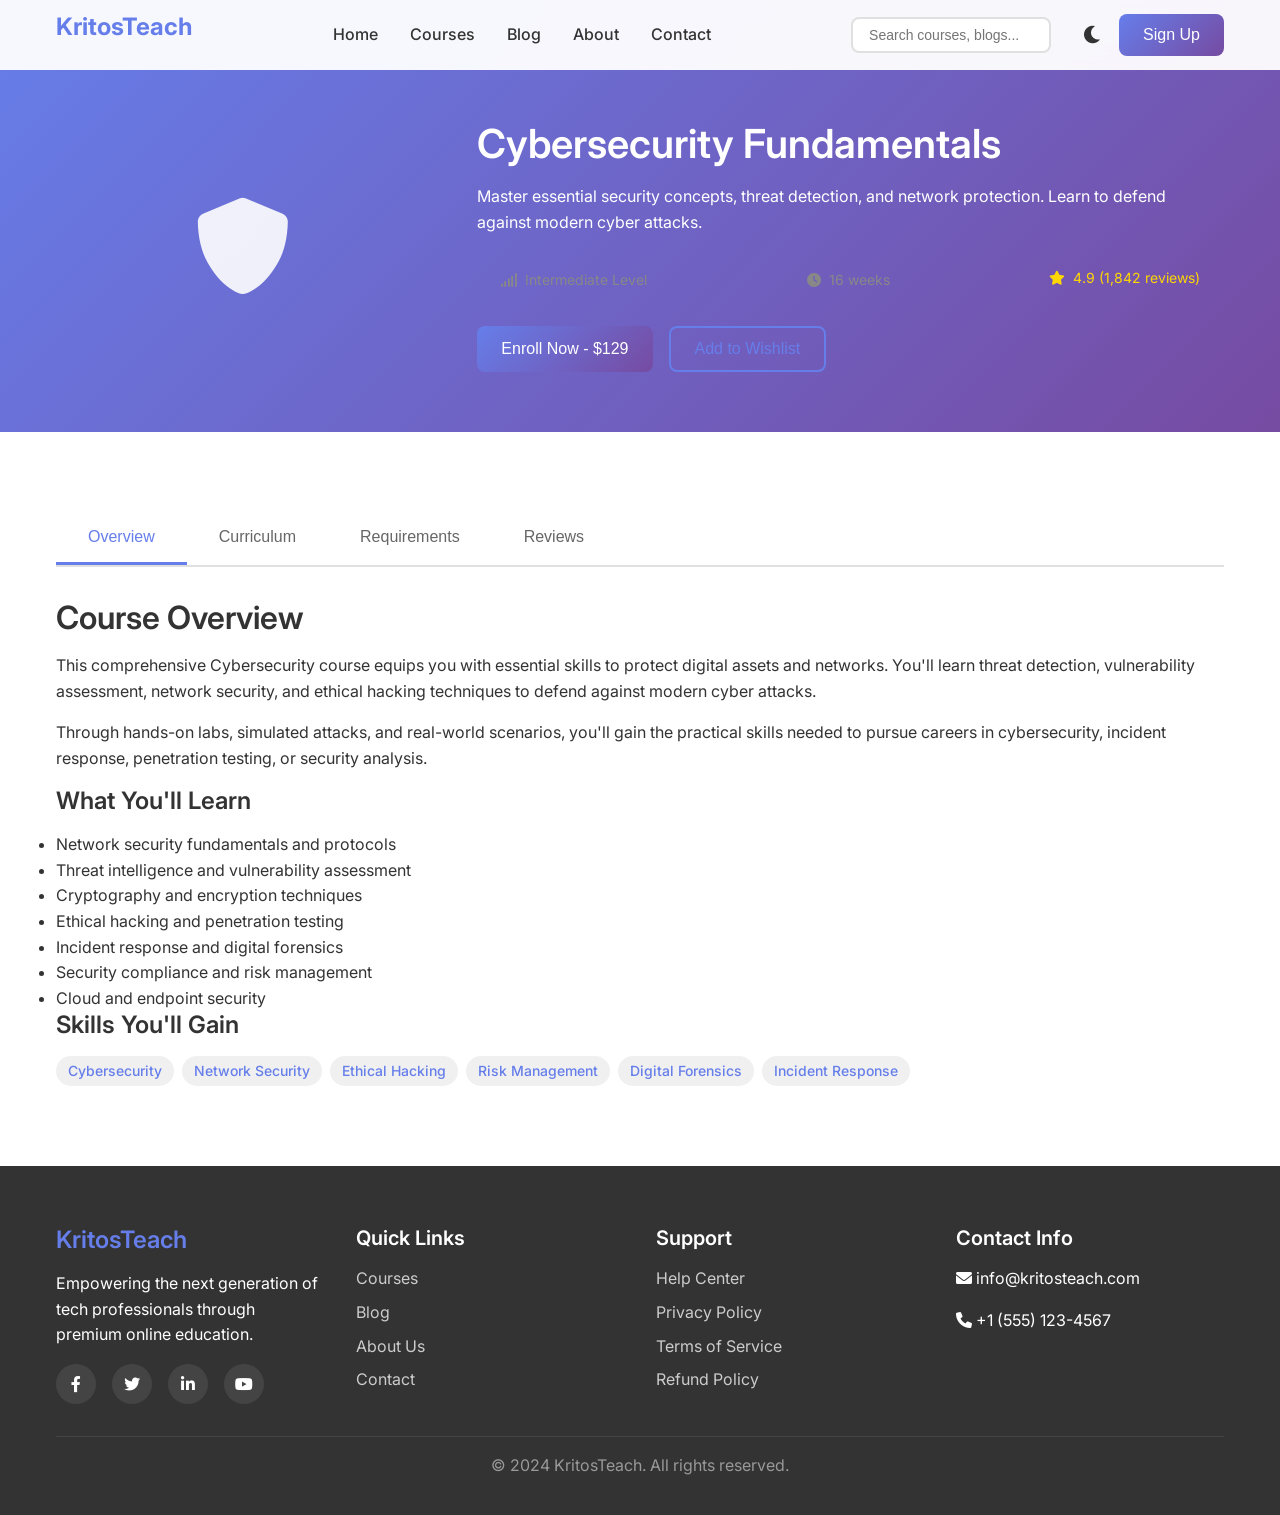
<file: cyber.html>
<!DOCTYPE html>
<html lang="en">
<head>
    <meta charset="UTF-8">
    <meta name="viewport" content="width=device-width, initial-scale=1.0">
    <title>Cybersecurity Fundamentals - KritosTeach</title>
    <meta name="description" content="Master Python programming from basics to advanced concepts. Build real-world projects and advance your career.">
    <link rel="stylesheet" href="css/styles.css">
    <link rel="icon" href="assets/favicon.ico" type="image/x-icon">
    <link rel="preconnect" href="https://fonts.googleapis.com">
    <link rel="preconnect" href="https://fonts.gstatic.com" crossorigin>
    <link href="https://fonts.googleapis.com/css2?family=Inter:wght@300;400;500;600;700&display=swap" rel="stylesheet">
    <link rel="stylesheet" href="https://cdnjs.cloudflare.com/ajax/libs/font-awesome/6.0.0/css/all.min.css">
</head>
<body>
    <header>
        <nav>
            <div class="nav-container">
                <div class="logo">
                    <h1>KritosTeach</h1>
                </div>
                <ul class="nav-menu">
                    <li><a href="index.html">Home</a></li>
                    <li><a href="courses.html">Courses</a></li>
                    <li><a href="blog.html">Blog</a></li>
                    <li><a href="about.html">About</a></li>
                    <li><a href="contact.html">Contact</a></li>
                </ul>
                <div class="nav-actions">
                    <button id="theme-toggle" aria-label="Toggle dark mode">
                        <i class="fas fa-moon"></i>
                    </button>
                    <button class="btn-primary">Sign Up</button>
                </div>
                <div class="hamburger">
                    <span></span>
                    <span></span>
                    <span></span>
                </div>
            </div>
        </nav>
    </header>

    <main>
        <section class="course-header">
    <div class="container">
        <div class="course-info">
            <div class="course-icon-large">
                <i class="fas fa-shield-alt"></i>
            </div>
            <div class="course-details">
                <h1>Cybersecurity Fundamentals</h1>
                <p>Master essential security concepts, threat detection, and network protection. Learn to defend against modern cyber attacks.</p>
                <div class="course-meta">
                    <span class="level"><i class="fas fa-signal"></i> Intermediate Level</span>
                    <span class="duration"><i class="fas fa-clock"></i> 16 weeks</span>
                    <span class="rating"><i class="fas fa-star"></i> 4.9 (1,842 reviews)</span>
                </div>
                <div class="course-actions">
                    <button class="btn-primary">Enroll Now - $129</button>
                    <button class="btn-secondary">Add to Wishlist</button>
                </div>
            </div>
        </div>
    </div>
</section>

        <section class="course-content">
    <div class="container">
        <div class="tabs">
            <button class="tab-button active" data-tab="overview">Overview</button>
            <button class="tab-button" data-tab="curriculum">Curriculum</button>
            <button class="tab-button" data-tab="requirements">Requirements</button>
            <button class="tab-button" data-tab="reviews">Reviews</button>
        </div>

        <div id="overview" class="tab-content active">
            <h2>Course Overview</h2>
            <p>This comprehensive Cybersecurity course equips you with essential skills to protect digital assets and networks. You'll learn threat detection, vulnerability assessment, network security, and ethical hacking techniques to defend against modern cyber attacks.</p>
            <p>Through hands-on labs, simulated attacks, and real-world scenarios, you'll gain the practical skills needed to pursue careers in cybersecurity, incident response, penetration testing, or security analysis.</p>
            <h3>What You'll Learn</h3>
            <ul>
                <li>Network security fundamentals and protocols</li>
                <li>Threat intelligence and vulnerability assessment</li>
                <li>Cryptography and encryption techniques</li>
                <li>Ethical hacking and penetration testing</li>
                <li>Incident response and digital forensics</li>
                <li>Security compliance and risk management</li>
                <li>Cloud and endpoint security</li>
            </ul>
            <h3>Skills You'll Gain</h3>
            <div class="skills">
                <span class="skill-tag">Cybersecurity</span>
                <span class="skill-tag">Network Security</span>
                <span class="skill-tag">Ethical Hacking</span>
                <span class="skill-tag">Risk Management</span>
                <span class="skill-tag">Digital Forensics</span>
                <span class="skill-tag">Incident Response</span>
            </div>
        </div>

        <div id="curriculum" class="tab-content">
            <h2>Course Curriculum</h2>
            <div class="curriculum">
                <div class="curriculum-section">
                    <h3>Module 1: Cybersecurity Foundations</h3>
                    <ul>
                        <li>Introduction to Cybersecurity Concepts</li>
                        <li>Threat Landscape and Attack Vectors</li>
                        <li>Security Policies and Governance</li>
                        <li>Risk Assessment and Management</li>
                        <li>Legal and Ethical Considerations</li>
                    </ul>
                </div>
                <div class="curriculum-section">
                    <h3>Module 2: Network Security</h3>
                    <ul>
                        <li>Network Protocols and Security</li>
                        <li>Firewalls and Intrusion Detection Systems</li>
                        <li>Virtual Private Networks (VPNs)</li>
                        <li>Wireless Network Security</li>
                        <li>Network Monitoring and Analysis</li>
                    </ul>
                </div>
                <div class="curriculum-section">
                    <h3>Module 3: Cryptography & Data Protection</h3>
                    <ul>
                        <li>Cryptographic Algorithms and Techniques</li>
                        <li>Public Key Infrastructure (PKI)</li>
                        <li>Digital Signatures and Certificates</li>
                        <li>Data Encryption Standards</li>
                        <li>Secure Communication Protocols</li>
                    </ul>
                </div>
                <div class="curriculum-section">
                    <h3>Module 4: Ethical Hacking & Penetration Testing</h3>
                    <ul>
                        <li>Reconnaissance and Information Gathering</li>
                        <li>Vulnerability Scanning and Assessment</li>
                        <li>Exploitation Techniques</li>
                        <li>Web Application Security Testing</li>
                        <li>Social Engineering Attacks</li>
                    </ul>
                </div>
                <div class="curriculum-section">
                    <h3>Module 5: Incident Response & Digital Forensics</h3>
                    <ul>
                        <li>Incident Response Lifecycle</li>
                        <li>Digital Evidence Collection</li>
                        <li>Malware Analysis and Reverse Engineering</li>
                        <li>Forensic Tools and Techniques</li>
                        <li>Reporting and Documentation</li>
                    </ul>
                </div>
                <div class="curriculum-section">
                    <h3>Module 6: Advanced Security Topics</h3>
                    <ul>
                        <li>Cloud Security (AWS/Azure Security)</li>
                        <li>IoT and Mobile Security</li>
                        <li>Security Operations Center (SOC)</li>
                        <li>Compliance Standards (ISO 27001, NIST)</li>
                        <li>Capstone Project: Security Assessment</li>
                    </ul>
                </div>
            </div>
        </div>

        <div id="requirements" class="tab-content">
            <h2>Requirements</h2>
            <ul>
                <li>Basic understanding of computer networks</li>
                <li>Familiarity with operating systems (Windows/Linux)</li>
                <li>A computer with 8GB RAM minimum (for virtual labs)</li>
                <li>Reliable internet connection</li>
                <li>Commitment to 6-12 hours per week</li>
            </ul>
            <h3>Recommended Prerequisites</h3>
            <p>While not mandatory, basic knowledge of networking concepts and command-line interfaces will help you progress faster. We provide optional introductory materials for complete beginners.</p>
        </div>

        <div id="reviews" class="tab-content">
            <h2>Student Reviews</h2>
            <div class="reviews">
                <div class="review-card">
                    <div class="review-header">
                        <div class="reviewer-info">
                            <div class="reviewer-avatar">
                                <i class="fas fa-user-shield"></i>
                            </div>
                            <div>
                                <h4>Alex Rivera</h4>
                                <div class="rating">
                                    <i class="fas fa-star"></i>
                                    <i class="fas fa-star"></i>
                                    <i class="fas fa-star"></i>
                                    <i class="fas fa-star"></i>
                                    <i class="fas fa-star"></i>
                                </div>
                            </div>
                        </div>
                        <span class="review-date">3 weeks ago</span>
                    </div>
                    <p>"This course transformed my career! The hands-on labs and real-world scenarios prepared me for actual security challenges. I went from IT support to a junior security analyst role within 3 months of completing the course."</p>
                </div>
                <div class="review-card">
                    <div class="review-header">
                        <div class="reviewer-info">
                            <div class="reviewer-avatar">
                                <i class="fas fa-user-secret"></i>
                            </div>
                            <div>
                                <h4>Sarah Miller</h4>
                                <div class="rating">
                                    <i class="fas fa-star"></i>
                                    <i class="fas fa-star"></i>
                                    <i class="fas fa-star"></i>
                                    <i class="fas fa-star"></i>
                                    <i class="fas fa-star"></i>
                                </div>
                            </div>
                        </div>
                        <span class="review-date">1 month ago</span>
                    </div>
                    <p>"Excellent course structure! The penetration testing modules were particularly valuable. The virtual lab environment allowed me to practice safely. I now feel confident pursuing CEH certification."</p>
                </div>
                <div class="review-card">
                    <div class="review-header">
                        <div class="reviewer-info">
                            <div class="reviewer-avatar">
                                <i class="fas fa-user-ninja"></i>
                            </div>
                            <div>
                                <h4>James Wilson</h4>
                                <div class="rating">
                                    <i class="fas fa-star"></i>
                                    <i class="fas fa-star"></i>
                                    <i class="fas fa-star"></i>
                                    <i class="fas fa-star"></i>
                                    <i class="fas fa-star-half-alt"></i>
                                </div>
                            </div>
                        </div>
                        <span class="review-date">2 weeks ago</span>
                    </div>
                    <p>"Comprehensive and practical. The digital forensics section was eye-opening. The only suggestion would be more advanced threat hunting scenarios. The instructors are industry professionals who know what skills are actually needed."</p>
                </div>
            </div>
        </div>
    </div>
</section>
    </main>

    <footer>
        <div class="container">
            <div class="footer-content">
                <div class="footer-section">
                    <h3>KritosTeach</h3>
                    <p>Empowering the next generation of tech professionals through premium online education.</p>
                    <div class="social-links">
                        <a href="#" aria-label="Facebook"><i class="fab fa-facebook-f"></i></a>
                        <a href="#" aria-label="Twitter"><i class="fab fa-twitter"></i></a>
                        <a href="#" aria-label="LinkedIn"><i class="fab fa-linkedin-in"></i></a>
                        <a href="#" aria-label="YouTube"><i class="fab fa-youtube"></i></a>
                    </div>
                </div>
                <div class="footer-section">
                    <h4>Quick Links</h4>
                    <ul>
                        <li><a href="courses.html">Courses</a></li>
                        <li><a href="blog.html">Blog</a></li>
                        <li><a href="about.html">About Us</a></li>
                        <li><a href="contact.html">Contact</a></li>
                    </ul>
                </div>
                <div class="footer-section">
                    <h4>Support</h4>
                    <ul>
                        <li><a href="#">Help Center</a></li>
                        <li><a href="#">Privacy Policy</a></li>
                        <li><a href="#">Terms of Service</a></li>
                        <li><a href="#">Refund Policy</a></li>
                    </ul>
                </div>
                <div class="footer-section">
                    <h4>Contact Info</h4>
                    <p><i class="fas fa-envelope"></i> info@kritosteach.com</p>
                    <p><i class="fas fa-phone"></i> +1 (555) 123-4567</p>
                </div>
            </div>
            <div class="footer-bottom">
                <p>&copy; 2024 KritosTeach. All rights reserved.</p>
            </div>
        </div>
    </footer>

    <script src="js/scripts.js"></script>
</body>
</html>
</file>
<file: css/styles.css>
/* Reset and Base Styles */
* {
    margin: 0;
    padding: 0;
    box-sizing: border-box;
}

html {
    scroll-behavior: smooth;
}

body {
    font-family: 'Inter', -apple-system, BlinkMacSystemFont, 'Segoe UI', Roboto, sans-serif;
    line-height: 1.6;
    color: #333;
    background-color: #fff;
    transition: background-color 0.3s ease, color 0.3s ease;
}

body.dark-mode {
    background-color: #121212;
    color: #e0e0e0;
}

/* Typography */
h1, h2, h3, h4, h5, h6 {
    font-weight: 600;
    line-height: 1.2;
    margin-bottom: 1rem;
}

h1 { font-size: 2.5rem; }
h2 { font-size: 2rem; }
h3 { font-size: 1.5rem; }
h4 { font-size: 1.25rem; }
h5 { font-size: 1.125rem; }
h6 { font-size: 1rem; }

p {
    margin-bottom: 1rem;
}

/* Container */
.container {
    max-width: 1200px;
    margin: 0 auto;
    padding: 0 1rem;
}

/* Buttons */
.btn-primary, .btn-secondary {
    display: inline-block;
    padding: 0.75rem 1.5rem;
    border: none;
    border-radius: 0.5rem;
    font-weight: 500;
    text-decoration: none;
    cursor: pointer;
    transition: all 0.3s ease;
    font-size: 1rem;
}

.btn-primary {
    background: linear-gradient(135deg, #667eea 0%, #764ba2 100%);
    color: white;
}

.btn-primary:hover {
    transform: translateY(-2px);
    box-shadow: 0 10px 25px rgba(102, 126, 234, 0.3);
}

.btn-secondary {
    background: transparent;
    color: #667eea;
    border: 2px solid #667eea;
}

.btn-secondary:hover {
    background: #667eea;
    color: white;
    transform: translateY(-2px);
}

/* Navigation */
header {
    position: fixed;
    top: 0;
    width: 100%;
    background: rgba(255, 255, 255, 0.95);
    backdrop-filter: blur(10px);
    z-index: 1000;
    transition: background-color 0.3s ease;
}

body.dark-mode header {
    background: rgba(18, 18, 18, 0.95);
}

.nav-container {
    max-width: 1200px;
    margin: 0 auto;
    padding: 0 1rem;
    display: flex;
    justify-content: space-between;
    align-items: center;
    height: 70px;
}

.logo h1 {
    color: #667eea;
    font-size: 1.5rem;
    font-weight: 700;
}

.nav-menu {
    display: flex;
    list-style: none;
    gap: 2rem;
}

.nav-menu a {
    text-decoration: none;
    color: #333;
    font-weight: 500;
    transition: color 0.3s ease;
}

body.dark-mode .nav-menu a {
    color: #e0e0e0;
}

.nav-menu a:hover, .nav-menu a.active {
    color: #667eea;
}

.nav-actions {
    display: flex;
    align-items: center;
    gap: 1rem;
}

#theme-toggle {
    background: none;
    border: none;
    font-size: 1.25rem;
    cursor: pointer;
    color: #333;
    transition: color 0.3s ease;
}

body.dark-mode #theme-toggle {
    color: #e0e0e0;
}

.hamburger {
    display: none;
    flex-direction: column;
    cursor: pointer;
}

.hamburger span {
    width: 25px;
    height: 3px;
    background: #333;
    margin: 3px 0;
    transition: 0.3s;
}

body.dark-mode .hamburger span {
    background: #e0e0e0;
}

/* Hero Section */
.hero {
    padding: 120px 0 80px;
    background: linear-gradient(135deg, #667eea 0%, #764ba2 100%);
    color: white;
    text-align: center;
}

.hero-content h1 {
    font-size: 3.5rem;
    margin-bottom: 1rem;
    max-width: 800px;
    margin-left: auto;
    margin-right: auto;
}

.hero-content p {
    font-size: 1.25rem;
    margin-bottom: 2rem;
    max-width: 600px;
    margin-left: auto;
    margin-right: auto;
    opacity: 0.9;
}

.hero-buttons {
    display: flex;
    gap: 1rem;
    justify-content: center;
    margin-bottom: 2rem;
}

.logo-image img {
    max-width: 25%;
    height: auto;
    border-radius: 120rem;
    box-shadow: 1 20px 40px rgba(237, 1, 1, 0.1)0.1;
}

/* Values Section */
.values {
    padding: 80px 0;
    background: #f8f9fa;
}

body.dark-mode .values {
    background: #1e1e1e;
}

.values h2 {
    text-align: center;
    margin-bottom: 3rem;
    color: #333;
}

body.dark-mode .values h2 {
    color: #e0e0e0;
}

.values-grid {
    display: grid;
    grid-template-columns: repeat(auto-fit, minmax(250px, 1fr));
    gap: 2rem;
}

.value-card {
    text-align: center;
    padding: 2rem;
    background: white;
    border-radius: 1rem;
    box-shadow: 0 10px 30px rgba(0, 0, 0, 0.1);
    transition: transform 0.3s ease;
}

body.dark-mode .value-card {
    background: #2a2a2a;
    box-shadow: 0 10px 30px rgba(0, 0, 0, 0.3);
}

.value-card:hover {
    transform: translateY(-5px);
}

.value-card i {
    font-size: 3rem;
    color: #667eea;
    margin-bottom: 1rem;
}

.value-card h3 {
    margin-bottom: 1rem;
    color: #333;
}

body.dark-mode .value-card h3 {
    color: #e0e0e0;
}

/* Popular Courses */
.popular-courses {
    padding: 80px 0;
}

.popular-courses h2 {
    text-align: center;
    margin-bottom: 3rem;
}

.courses-grid {
    display: grid;
    grid-template-columns: repeat(auto-fit, minmax(300px, 1fr));
    gap: 2rem;
}

.course-card {
    background: white;
    border-radius: 1rem;
    overflow: hidden;
    box-shadow: 0 10px 30px rgba(0, 0, 0, 0.1);
    transition: transform 0.3s ease;
}

body.dark-mode .course-card {
    background: #2a2a2a;
    box-shadow: 0 10px 30px rgba(0, 0, 0, 0.3);
}

.course-card:hover {
    transform: translateY(-5px);
}

.course-icon {
    height: 120px;
    display: flex;
    align-items: center;
    justify-content: center;
    background: linear-gradient(135deg, #667eea 0%, #764ba2 100%);
    color: white;
    font-size: 3rem;
}

.course-card h3 {
    padding: 1.5rem 1.5rem 1rem;
    color: #333;
}

body.dark-mode .course-card h3 {
    color: #e0e0e0;
}

.course-card p {
    padding: 0 1.5rem;
    color: #666;
}

body.dark-mode .course-card p {
    color: #b0b0b0;
}

.course-meta {
    padding: 1rem 1.5rem 0;
    display: flex;
    justify-content: space-between;
    font-size: 0.875rem;
    color: #888;
}

body.dark-mode .course-meta {
    color: #999;
}

.course-card .btn-secondary {
    margin: 1.5rem;
    width: calc(100% - 3rem);
    text-align: center;
}

/* Testimonials */
.testimonials {
    padding: 80px 0;
    background: #f8f9fa;
}

body.dark-mode .testimonials {
    background: #1e1e1e;
}

.testimonials h2 {
    text-align: center;
    margin-bottom: 3rem;
}

.testimonials-grid {
    display: grid;
    grid-template-columns: repeat(auto-fit, minmax(300px, 1fr));
    gap: 2rem;
}

.testimonial-card {
    background: white;
    padding: 2rem;
    border-radius: 1rem;
    box-shadow: 0 10px 30px rgba(0, 0, 0, 0.1);
}

body.dark-mode .testimonial-card {
    background: #2a2a2a;
    box-shadow: 0 10px 30px rgba(0, 0, 0, 0.3);
}

.testimonial-content p {
    font-style: italic;
    margin-bottom: 1.5rem;
    color: #555;
}

body.dark-mode .testimonial-content p {
    color: #c0c0c0;
}

.testimonial-author {
    display: flex;
    align-items: center;
    gap: 1rem;
}

.testimonial-author img {
    width: 50px;
    height: 50px;
    border-radius: 50%;
    object-fit: cover;
}

.testimonial-author h4 {
    color: #333;
    margin-bottom: 0.25rem;
}

body.dark-mode .testimonial-author h4 {
    color: #e0e0e0;
}

.testimonial-author span {
    font-size: 0.875rem;
    color: #666;
}

body.dark-mode .testimonial-author span {
    color: #999;
}

/* Newsletter */
.newsletter {
    padding: 80px 0;
    background: linear-gradient(135deg, #667eea 0%, #764ba2 100%);
    color: white;
    text-align: center;
}

.newsletter h2 {
    margin-bottom: 1rem;
}

.newsletter p {
    margin-bottom: 2rem;
    opacity: 0.9;
}

.newsletter-form {
    display: flex;
    max-width: 500px;
    margin: 0 auto;
    gap: 1rem;
}

.newsletter-form input {
    flex: 1;
    padding: 0.75rem 1rem;
    border: none;
    border-radius: 0.5rem;
    font-size: 1rem;
}

.newsletter-form button {
    padding: 0.75rem 1.5rem;
    background: white;
    color: #667eea;
    border: none;
    border-radius: 0.5rem;
    font-weight: 500;
    cursor: pointer;
    transition: all 0.3s ease;
}

.newsletter-form button:hover {
    background: #f0f0f0;
}

/* Footer */
footer {
    background: #333;
    color: white;
    padding: 60px 0 20px;
}

.footer-content {
    display: grid;
    grid-template-columns: repeat(auto-fit, minmax(250px, 1fr));
    gap: 2rem;
    margin-bottom: 2rem;
}

.footer-section h3 {
    color: #667eea;
    margin-bottom: 1rem;
}

.footer-section h4 {
    margin-bottom: 1rem;
}

.footer-section ul {
    list-style: none;
}

.footer-section ul li {
    margin-bottom: 0.5rem;
}

.footer-section a {
    color: #ccc;
    text-decoration: none;
    transition: color 0.3s ease;
}

.footer-section a:hover {
    color: #667eea;
}

.social-links {
    display: flex;
    gap: 1rem;
    margin-top: 1rem;
}

.social-links a {
    display: flex;
    align-items: center;
    justify-content: center;
    width: 40px;
    height: 40px;
    background: #444;
    border-radius: 50%;
    color: white;
    transition: all 0.3s ease;
}

.social-links a:hover {
    background: #667eea;
    transform: translateY(-2px);
}

.footer-bottom {
    border-top: 1px solid #444;
    padding-top: 1rem;
    text-align: center;
    color: #999;
}

/* Page Headers */
.page-header {
    padding: 120px 0 60px;
    text-align: center;
    background: linear-gradient(135deg, #667eea 0%, #764ba2 100%);
    color: white;
}

.page-header h1 {
    font-size: 3rem;
    margin-bottom: 1rem;
}

.page-header p {
    font-size: 1.25rem;
    opacity: 0.9;
}

/* Blog Styles */
.blog-posts {
    padding: 80px 0;
}

.blog-grid {
    display: grid;
    grid-template-columns: repeat(auto-fit, minmax(350px, 1fr));
    gap: 2rem;
}

.blog-card {
    background: white;
    border-radius: 1rem;
    overflow: hidden;
    box-shadow: 0 10px 30px rgba(0, 0, 0, 0.1);
    transition: transform 0.3s ease;
}

body.dark-mode .blog-card {
    background: #2a2a2a;
    box-shadow: 0 10px 30px rgba(0, 0, 0, 0.3);
}

.blog-card:hover {
    transform: translateY(-5px);
}

.blog-image {
    position: relative;
    height: 200px;
    overflow: hidden;
}

.blog-image img {
    width: 100%;
    height: 100%;
    object-fit: cover;
    transition: transform 0.3s ease;
}

.blog-card:hover .blog-image img {
    transform: scale(1.05);
}

.category {
    position: absolute;
    top: 1rem;
    left: 1rem;
    background: #667eea;
    color: white;
    padding: 0.25rem 0.75rem;
    border-radius: 1rem;
    font-size: 0.75rem;
    font-weight: 500;
}

.blog-content {
    padding: 1.5rem;
}

.blog-content h2 {
    font-size: 1.25rem;
    margin-bottom: 1rem;
    color: #333;
}

body.dark-mode .blog-content h2 {
    color: #e0e0e0;
}

.blog-content p {
    color: #666;
    margin-bottom: 1rem;
}

body.dark-mode .blog-content p {
    color: #b0b0b0;
}

.blog-meta {
    display: flex;
    flex-wrap: wrap;
    gap: 1rem;
    font-size: 0.875rem;
    color: #888;
    margin-bottom: 1rem;
}

body.dark-mode .blog-meta {
    color: #999;
}

.read-more {
    color: #667eea;
    text-decoration: none;
    font-weight: 500;
    transition: color 0.3s ease;
}

.read-more:hover {
    color: #5a67d8;
}

/* Pagination */
.pagination {
    display: flex;
    justify-content: center;
    gap: 0.5rem;
    margin-top: 3rem;
}

.page-btn {
    padding: 0.5rem 1rem;
    border: 2px solid #e0e0e0;
    background: white;
    color: #333;
    border-radius: 0.5rem;
    cursor: pointer;
    transition: all 0.3s ease;
}

body.dark-mode .page-btn {
    background: #2a2a2a;
    border-color: #444;
    color: #e0e0e0;
}

.page-btn.active, .page-btn:hover {
    background: #667eea;
    border-color: #667eea;
    color: white;
}

/* Course Details Styles */
.course-header {
    padding: 120px 0 60px;
    background: linear-gradient(135deg, #667eea 0%, #764ba2 100%);
    color: white;
}

.course-info {
    display: grid;
    grid-template-columns: 1fr 2fr;
    gap: 3rem;
    align-items: center;
}

.course-icon-large {
    text-align: center;
}

.course-icon-large i {
    font-size: 6rem;
    opacity: 0.9;
}

.course-details h1 {
    font-size: 2.5rem;
    margin-bottom: 1rem;
}

.course-meta {
    display: flex;
    gap: 2rem;
    margin-bottom: 2rem;
    flex-wrap: wrap;
}

.course-meta span {
    display: flex;
    align-items: center;
    gap: 0.5rem;
    font-size: 0.875rem;
}

.course-actions {
    display: flex;
    gap: 1rem;
}

.course-content {
    padding: 80px 0;
}

.tabs {
    display: flex;
    border-bottom: 2px solid #e0e0e0;
    margin-bottom: 2rem;
}

body.dark-mode .tabs {
    border-color: #444;
}

.tab-button {
    padding: 1rem 2rem;
    background: none;
    border: none;
    border-bottom: 3px solid transparent;
    cursor: pointer;
    font-size: 1rem;
    font-weight: 500;
    color: #666;
    transition: all 0.3s ease;
}

body.dark-mode .tab-button {
    color: #999;
}

.tab-button.active, .tab-button:hover {
    color: #667eea;
    border-bottom-color: #667eea;
}

.tab-content {
    display: none;
}

.tab-content.active {
    display: block;
}

.skills {
    display: flex;
    flex-wrap: wrap;
    gap: 0.5rem;
    margin-top: 1rem;
}

.skill-tag {
    background: #f0f0f0;
    color: #667eea;
    padding: 0.25rem 0.75rem;
    border-radius: 1rem;
    font-size: 0.875rem;
    font-weight: 500;
}

body.dark-mode .skill-tag {
    background: #333;
}

.curriculum-section {
    margin-bottom: 2rem;
}

.curriculum-section h3 {
    color: #667eea;
    margin-bottom: 1rem;
}

.curriculum-section ul {
    margin-left: 1.5rem;
}

.curriculum-section li {
    margin-bottom: 0.5rem;
    color: #555;
}

body.dark-mode .curriculum-section li {
    color: #c0c0c0;
}

.reviews {
    display: grid;
    gap: 2rem;
}

.review-card {
    border: 1px solid #e0e0e0;
    border-radius: 1rem;
    padding: 1.5rem;
}

body.dark-mode .review-card {
    border-color: #444;
}

.review-header {
    display: flex;
    justify-content: space-between;
    align-items: flex-start;
    margin-bottom: 1rem;
}

.reviewer-info {
    display: flex;
    align-items: center;
    gap: 1rem;
}

.reviewer-info img {
    width: 50px;
    height: 50px;
    border-radius: 50%;
    object-fit: cover;
}

.rating {
    color: #ffd700;
    margin-bottom: 0.25rem;
}

.review-date {
    font-size: 0.875rem;
    color: #888;
}

body.dark-mode .review-date {
    color: #999;
}

/* About Page Styles */
.story {
    padding: 80px 0;
}

.story-content {
    max-width: 800px;
    margin: 0 auto 3rem;
    text-align: center;
}

.story-image img {
    max-width: 20%;
    height: auto;
    border-radius: 1rem;
    box-shadow: 0 20px 40px rgba(0, 0, 0, 0.1);
}

.mission-vision {
    padding: 80px 0;
    background: #f8f9fa;
}

body.dark-mode .mission-vision {
    background: #1e1e1e;
}

.mission-card, .vision-card {
    text-align: center;
    padding: 3rem 2rem;
    background: white;
    border-radius: 1rem;
    box-shadow: 0 10px 30px rgba(0, 0, 0, 0.1);
}

body.dark-mode .mission-card, body.dark-mode .vision-card {
    background: #2a2a2a;
    box-shadow: 0 10px 30px rgba(0, 0, 0, 0.3);
}

.mission-card i, .vision-card i {
    font-size: 3rem;
    color: #667eea;
    margin-bottom: 1.5rem;
}

.mission-card h3, .vision-card h3 {
    margin-bottom: 1rem;
}

.stats {
    padding: 80px 0;
}

.stats h2 {
    text-align: center;
    margin-bottom: 3rem;
}

.stats-grid {
    display: grid;
    grid-template-columns: repeat(auto-fit, minmax(200px, 1fr));
    gap: 2rem;
    text-align: center;
}

.stat-item .stat-number {
    font-size: 3rem;
    font-weight: 700;
    color: #667eea;
    display: block;
    margin-bottom: 0.5rem;
}

.stat-item .stat-label {
    font-size: 1.125rem;
    color: #666;
}

body.dark-mode .stat-item .stat-label {
    color: #b0b0b0;
}

.team {
    padding: 80px 0;
    background: #f8f9fa;
}

body.dark-mode .team {
    background: #1e1e1e;
}

.team h2 {
    text-align: center;
    margin-bottom: 3rem;
}

.team-grid {
    display: grid;
    grid-template-columns: repeat(auto-fit, minmax(250px, 1fr));
    gap: 2rem;
}

.team-member {
    text-align: center;
    background: white;
    padding: 2rem;
    border-radius: 1rem;
    box-shadow: 0 10px 30px rgba(0, 0, 0, 0.1);
    transition: transform 0.3s ease;
}

body.dark-mode .team-member {
    background: #2a2a2a;
    box-shadow: 0 10px 30px rgba(0, 0, 0, 0.3);
}

.team-member:hover {
    transform: translateY(-5px);
}

.team-member img {
    width: 120px;
    height: 120px;
    border-radius: 50%;
    object-fit: cover;
    margin-bottom: 1rem;
}

.team-member h3 {
    margin-bottom: 0.5rem;
}

.team-member p:first-of-type {
    color: #667eea;
    font-weight: 500;
    margin-bottom: 1rem;
}

.team-member p:last-of-type {
    color: #666;
    font-size: 0.875rem;
}

body.dark-mode .team-member p:last-of-type {
    color: #b0b0b0;
}

.values-section {
    padding: 80px 0;
}

.values-section h2 {
    text-align: center;
    margin-bottom: 3rem;
}

.values-grid {
    display: grid;
    grid-template-columns: repeat(auto-fit, minmax(250px, 1fr));
    gap: 2rem;
}

.value-item {
    text-align: center;
    padding: 2rem;
    background: white;
    border-radius: 1rem;
    box-shadow: 0 10px 30px rgba(0, 0, 0, 0.1);
    transition: transform 0.3s ease;
}

body.dark-mode .value-item {
    background: #2a2a2a;
    box-shadow: 0 10px 30px rgba(0, 0, 0, 0.3);
}

.value-item:hover {
    transform: translateY(-5px);
}

.value-item i {
    font-size: 3rem;
    color: #667eea;
    margin-bottom: 1.5rem;
}

/* Contact Page Styles */
.contact-content {
    padding: 80px 0;
}

.contact-grid {
    display: grid;
    grid-template-columns: 1fr 1fr;
    gap: 4rem;
    align-items: start;
}

.contact-info h2 {
    margin-bottom: 1rem;
}

.contact-info > p {
    margin-bottom: 2rem;
    color: #666;
}

body.dark-mode .contact-info > p {
    color: #b0b0b0;
}

.contact-methods {
    margin-bottom: 3rem;
}

.contact-method {
    display: flex;
    align-items: flex-start;
    gap: 1rem;
    margin-bottom: 2rem;
}

.contact-method i {
    font-size: 1.5rem;
    color: #667eea;
    margin-top: 0.25rem;
}

.contact-method h3 {
    margin-bottom: 0.5rem;
}

.contact-method p {
    margin: 0;
    color: #666;
}

body.dark-mode .contact-method p {
    color: #b0b0b0;
}

.social-contact h3 {
    margin-bottom: 1rem;
}

.contact-form h2 {
    margin-bottom: 2rem;
}

.form-group {
    margin-bottom: 1.5rem;
}

.form-group label {
    display: block;
    margin-bottom: 0.5rem;
    font-weight: 500;
    color: #333;
}

body.dark-mode .form-group label {
    color: #e0e0e0;
}

.form-group input,
.form-group select,
.form-group textarea {
    width: 100%;
    padding: 0.75rem;
    border: 2px solid #e0e0e0;
    border-radius: 0.5rem;
    font-size: 1rem;
    transition: border-color 0.3s ease;
}

body.dark-mode .form-group input,
body.dark-mode .form-group select,
body.dark-mode .form-group textarea {
    background: #2a2a2a;
    border-color: #444;
    color: #e0e0e0;
}

.form-group input:focus,
.form-group select:focus,
.form-group textarea:focus {
    outline: none;
    border-color: #667eea;
}

.faq {
    padding: 80px 0;
    background: #f8f9fa;
}

body.dark-mode .faq {
    background: #1e1e1e;
}

.faq h2 {
    text-align: center;
    margin-bottom: 3rem;
}

.faq-grid {
    display: grid;
    grid-template-columns: repeat(auto-fit, minmax(300px, 1fr));
    gap: 2rem;
}

.faq-item {
    background: white;
    padding: 2rem;
    border-radius: 1rem;
    box-shadow: 0 10px 30px rgba(0, 0, 0, 0.1);
}

body.dark-mode .faq-item {
    background: #2a2a2a;
    box-shadow: 0 10px 30px rgba(0, 0, 0, 0.3);
}

.faq-item h3 {
    margin-bottom: 1rem;
    color: #333;
}

body.dark-mode .faq-item h3 {
    color: #e0e0e0;
}

.faq-item p {
    color: #666;
}

body.dark-mode .faq-item p {
    color: #b0b0b0;
}

/* Responsive Design */
@media (max-width: 768px) {
    .nav-menu {
        display: none;
    }

    .hamburger {
        display: flex;
    }

    .hero-content h1 {
        font-size: 2.5rem;
    }

    .hero-buttons {
        flex-direction: column;
        align-items: center;
    }

    .hero-image {
        margin-top: 2rem;
    }

    .course-info {
        grid-template-columns: 1fr;
        text-align: center;
        gap: 2rem;
    }

    .contact-grid {
        grid-template-columns: 1fr;
        gap: 2rem;
    }

    .newsletter-form {
        flex-direction: column;
    }

    .footer-content {
        grid-template-columns: 1fr;
        text-align: center;
    }

    .tabs {
        flex-wrap: wrap;
    }

    .tab-button {
        flex: 1;
        min-width: 120px;
    }
}

@media (max-width: 480px) {
    h1 { font-size: 2rem; }
    h2 { font-size: 1.5rem; }
    h3 { font-size: 1.25rem; }

    .container {
        padding: 0 0.5rem;
    }

    .hero {
        padding: 100px 0 40px;
    }

    .btn-primary, .btn-secondary {
        width: 100%;
        text-align: center;
    }

    .course-actions {
        flex-direction: column;
    }

    .review-header {
        flex-direction: column;
        align-items: flex-start;
        gap: 1rem;
    }
}

/* Animations */
@keyframes fadeInUp {
    from {
        opacity: 0;
        transform: translateY(30px);
    }
    to {
        opacity: 1;
        transform: translateY(0);
    }
}

.fade-in-up {
    animation: fadeInUp 0.6s ease-out;
}

/* Utility Classes */
.text-center { text-align: center; }
.mb-1 { margin-bottom: 1rem; }
.mb-2 { margin-bottom: 2rem; }
.mb-3 { margin-bottom: 3rem; }
.mt-1 { margin-top: 1rem; }
.mt-2 { margin-top: 2rem; }
.mt-3 { margin-top: 3rem; }

/* Accessibility */
.sr-only {
    position: absolute;
    width: 1px;
    height: 1px;
    padding: 0;
    margin: -1px;
    overflow: hidden;
    clip: rect(0, 0, 0, 0);
    white-space: nowrap;
    border: 0;
}

/* Print Styles */
@media print {
    header, footer, .btn-primary, .btn-secondary {
        display: none !important;
    }

    body {
        font-size: 12pt;
        line-height: 1.4;
    }
}
</file>
